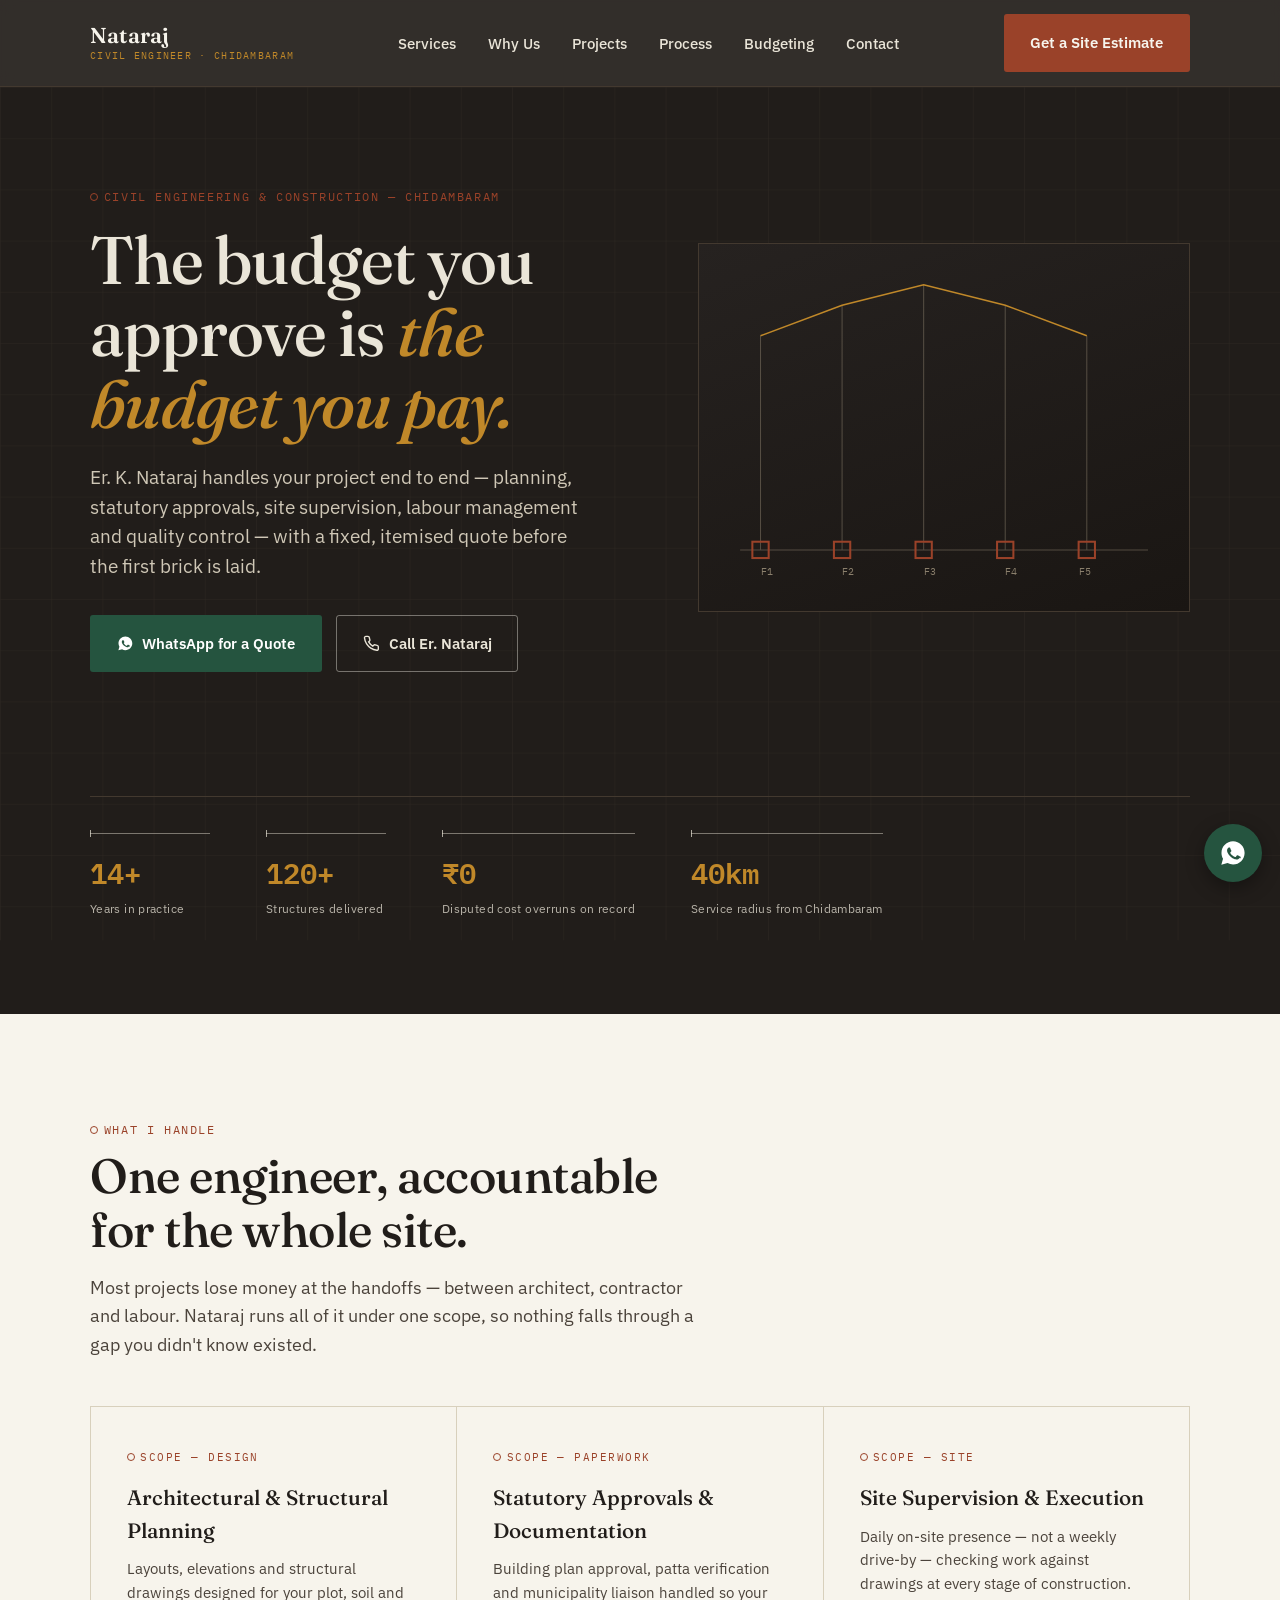
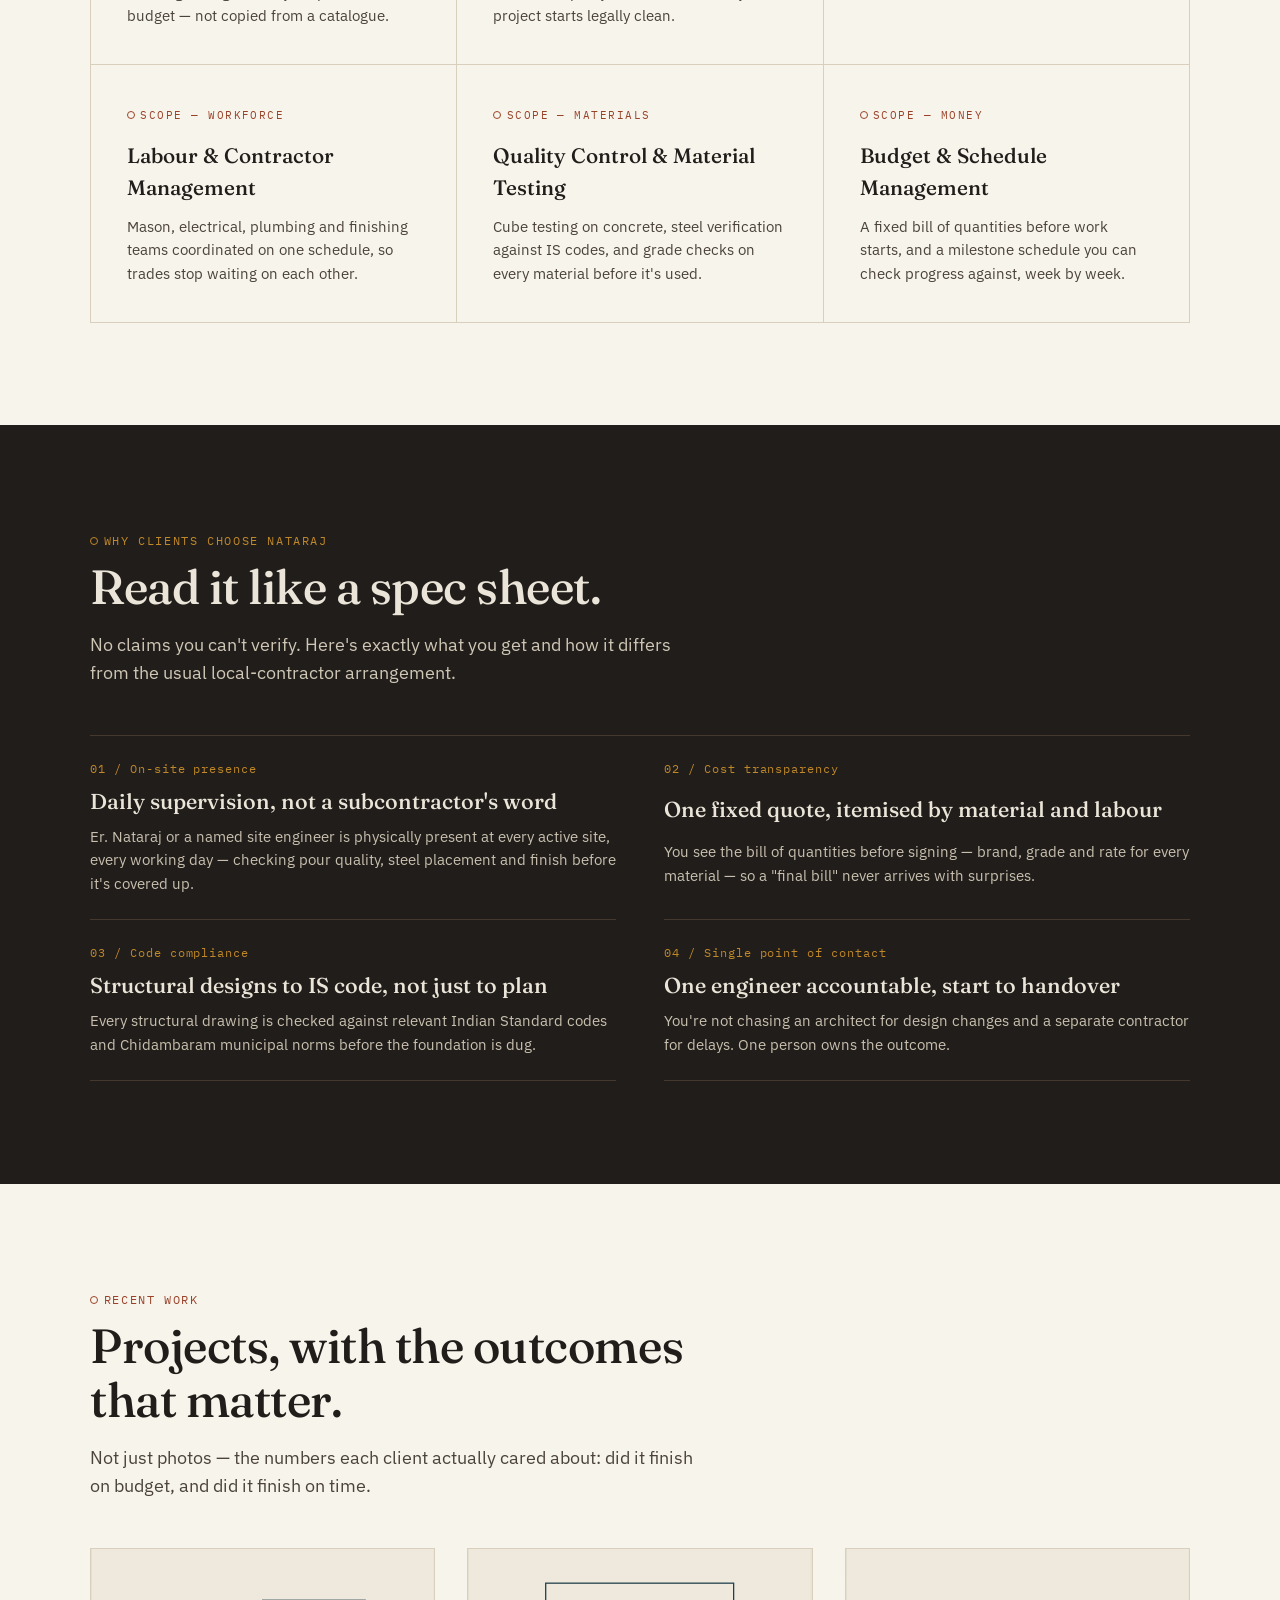
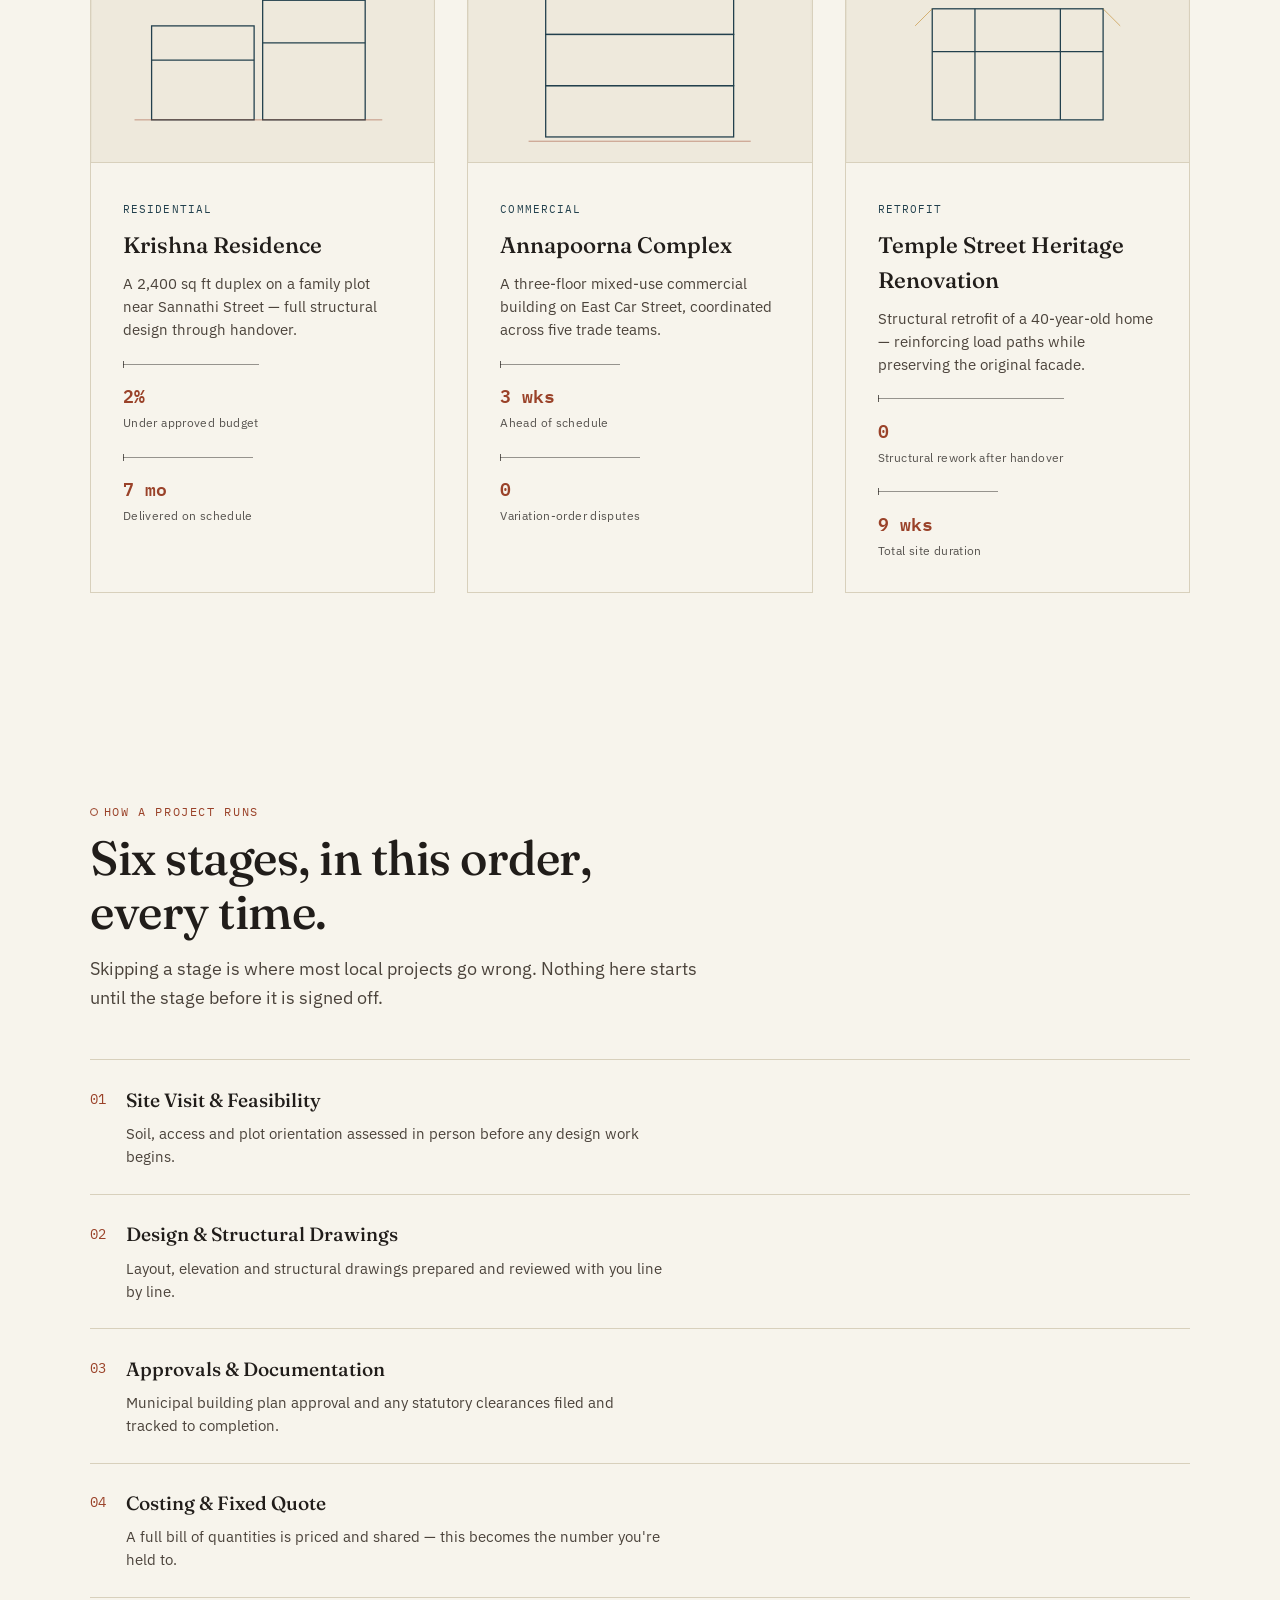
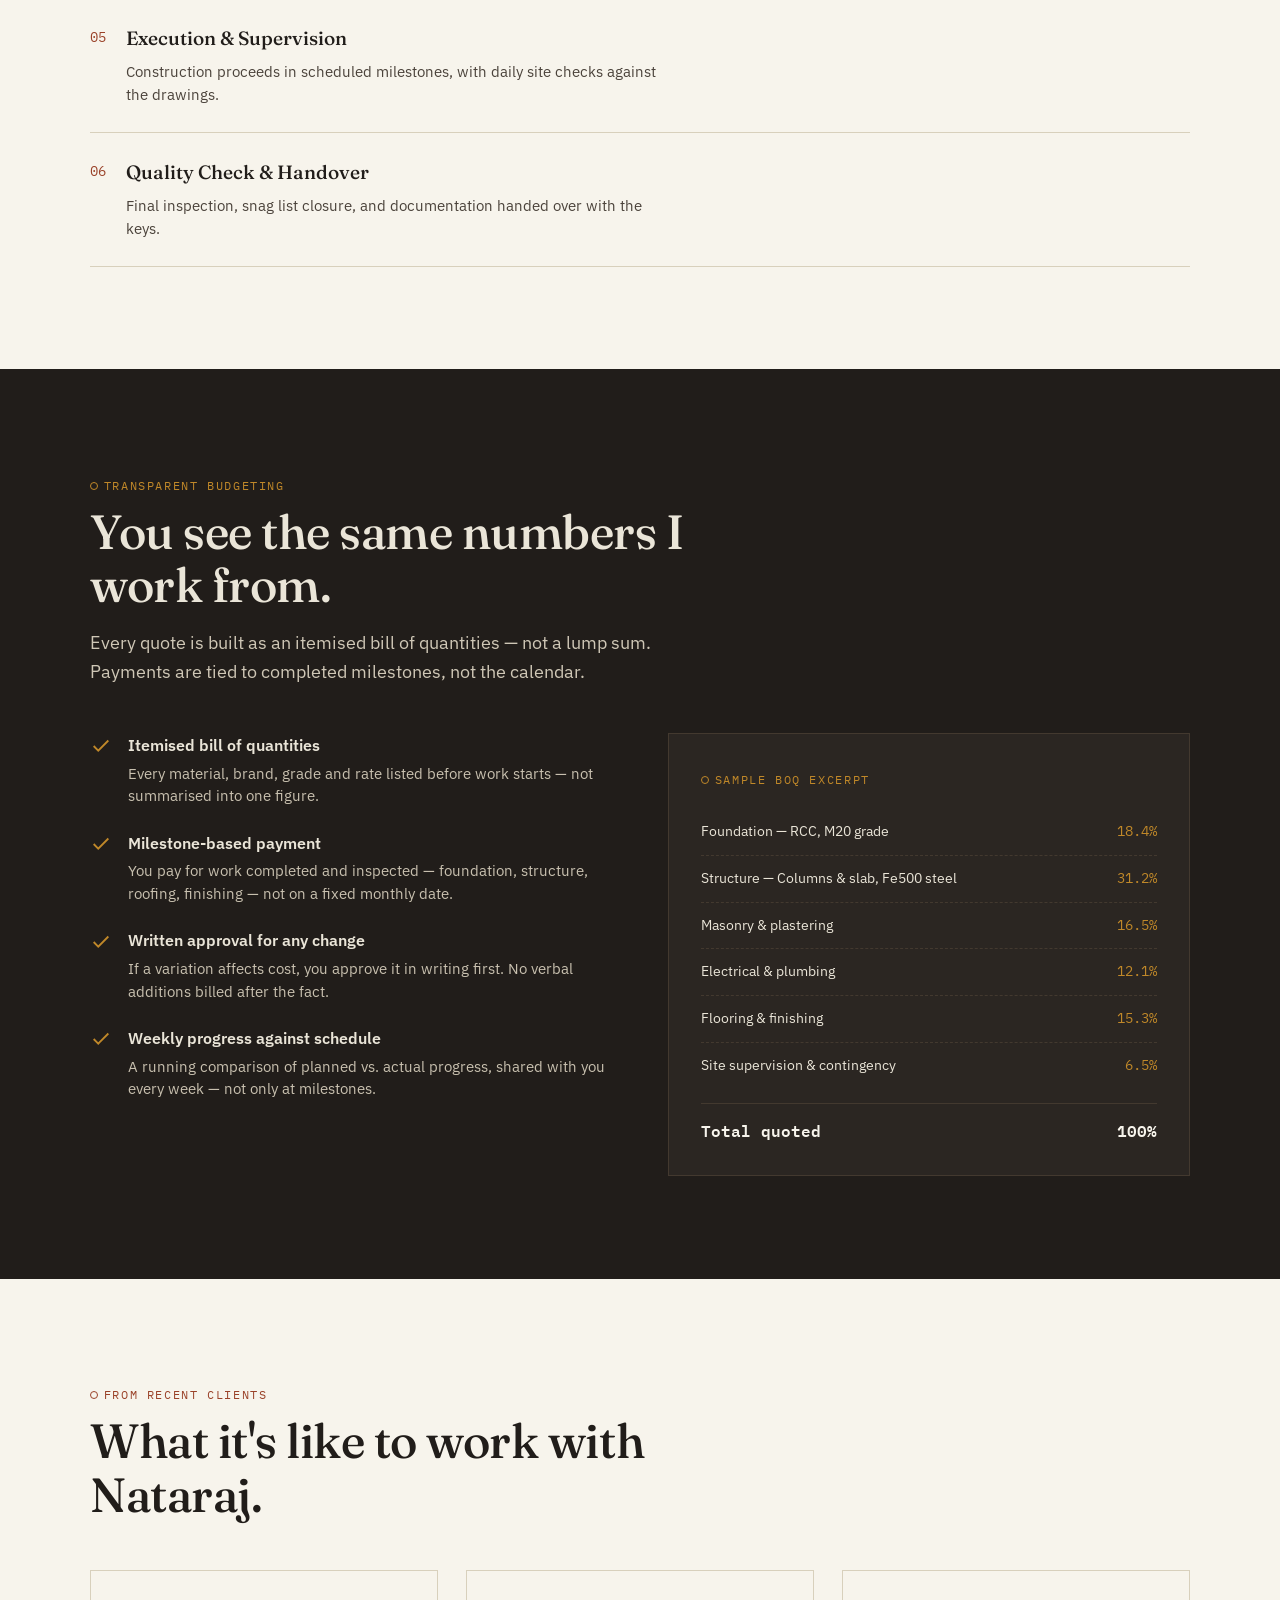
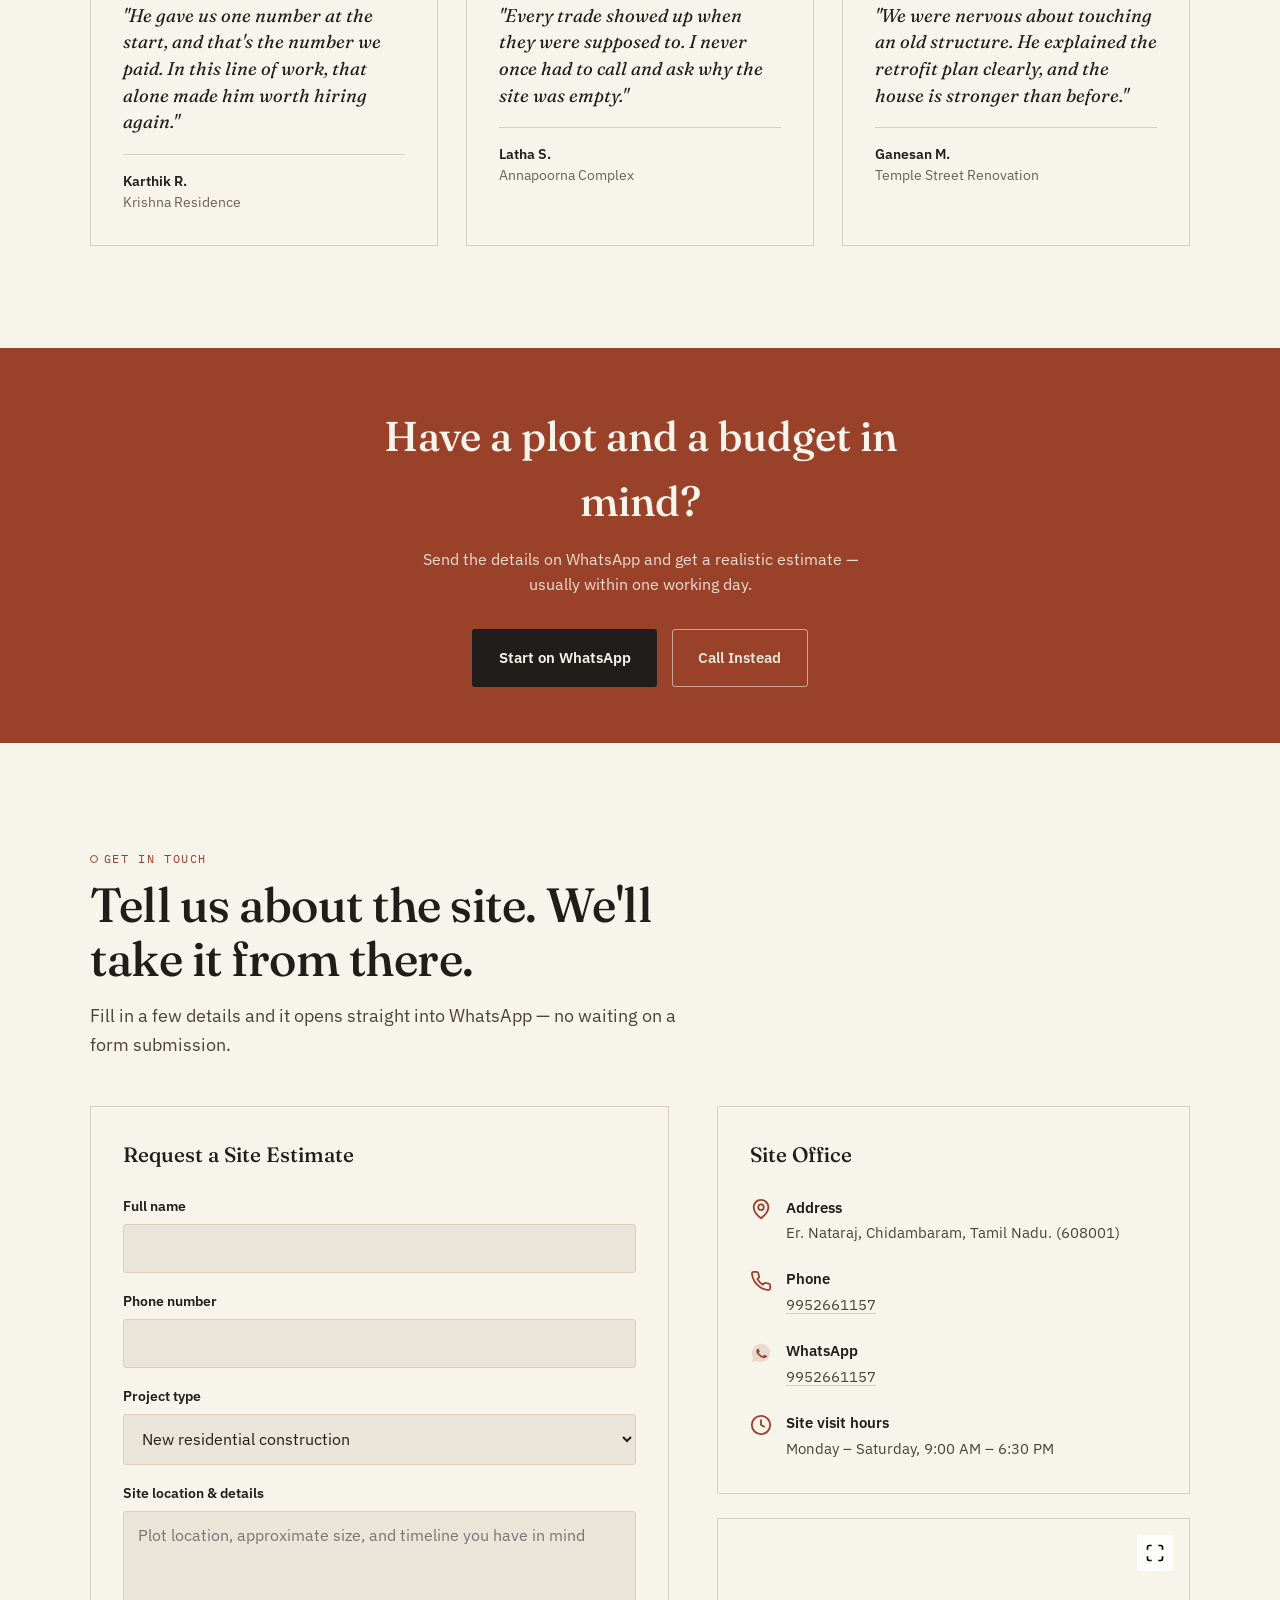
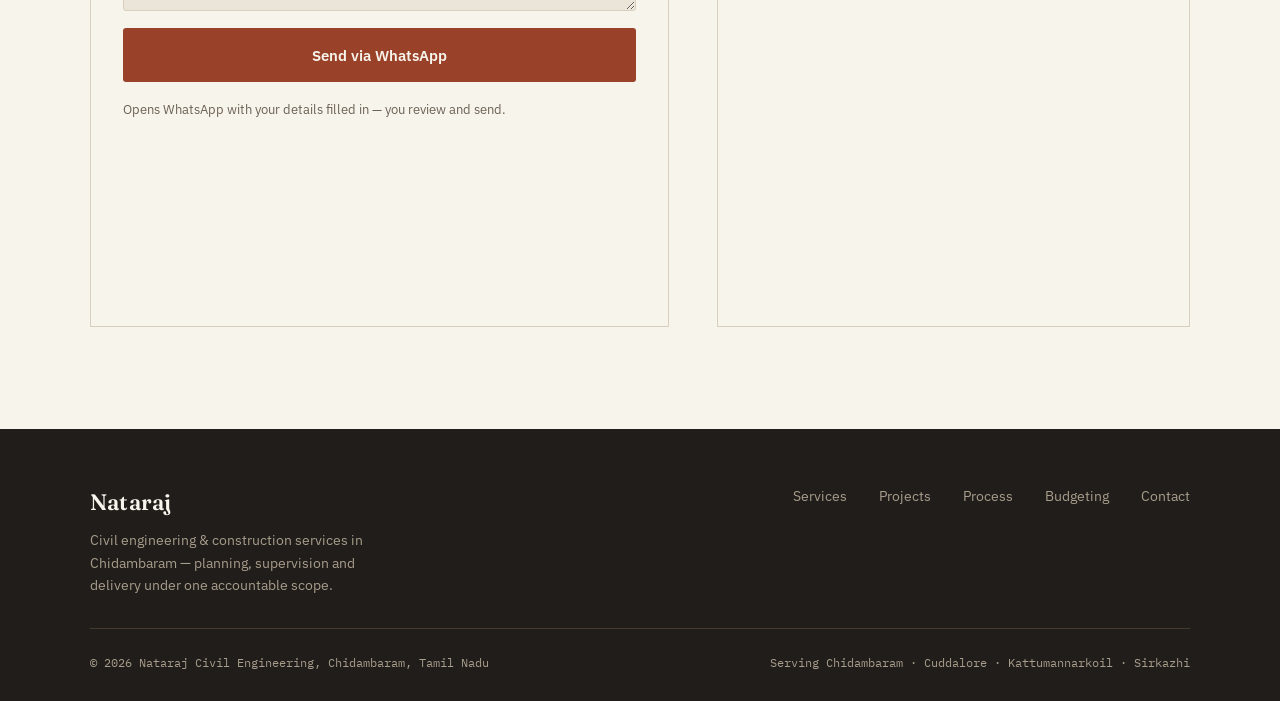
<file: index.html>
<!DOCTYPE html>
<html lang="en">
<head>
<meta charset="UTF-8">
<meta name="viewport" content="width=device-width, initial-scale=1.0">
<title>Civil Engineer in Chidambaram | Nataraj — Construction, Planning &amp; Site Supervision</title>
<meta name="description" content="Er. K. Nataraj is a civil engineer in Chidambaram handling end-to-end construction: planning, statutory approvals, site supervision, labour management, quality control and on-budget delivery. Serving Chidambaram, Cuddalore, Kattumannarkoil and Sirkazhi.">
<meta name="keywords" content="civil engineer Chidambaram, construction contractor Chidambaram, building contractor Cuddalore district, site supervision Chidambaram, house construction Chidambaram">
<meta name="robots" content="index, follow">
<link rel="canonical" href="https://www.Natarajcivil.in/">

<!-- Open Graph -->
<meta property="og:type" content="website">
<meta property="og:title" content="Nataraj — Civil Engineer, Chidambaram">
<meta property="og:description" content="End-to-end construction in Chidambaram: planning, supervision, quality control, delivered on budget and on time.">
<meta property="og:locale" content="en_IN">
<meta property="og:url" content="https://www.Natarajcivil.in/">

<!-- Preconnect for fonts -->
<link rel="preconnect" href="https://fonts.googleapis.com">
<link rel="preconnect" href="https://fonts.gstatic.com" crossorigin>
<link href="https://fonts.googleapis.com/css2?family=Fraunces:ital,opsz,wght@0,9..144,400;0,9..144,500;0,9..144,600;1,9..144,500&family=IBM+Plex+Sans:wght@400;500;600;700&family=IBM+Plex+Mono:wght@400;500;600&display=swap" rel="stylesheet">

<!-- Local Business Structured Data -->
<script type="application/ld+json">
{
  "@context": "https://schema.org",
  "@type": "GeneralContractor",
  "name": "Nataraj Civil Engineering",
  "alternateName": "Er. Nataraj, Civil Engineer",
  "description": "End-to-end civil engineering and construction services in Chidambaram: planning, statutory approvals, site supervision, labour management, quality control and budget-accountable delivery.",
  "telephone": "+91-98765-43210",
  "priceRange": "₹₹",
  "address": {
    "@type": "PostalAddress",
    "streetAddress": "24, East Car Street",
    "addressLocality": "Chidambaram",
    "addressRegion": "Tamil Nadu",
    "postalCode": "608001",
    "addressCountry": "IN"
  },
  "geo": {
    "@type": "GeoCoordinates",
    "latitude": 11.3990,
    "longitude": 79.6954
  },
  "areaServed": [
    {"@type": "City", "name": "Chidambaram"},
    {"@type": "City", "name": "Cuddalore"},
    {"@type": "City", "name": "Kattumannarkoil"},
    {"@type": "City", "name": "Sirkazhi"},
    {"@type": "City", "name": "Bhuvanagiri"}
  ],
  "openingHoursSpecification": [{
    "@type": "OpeningHoursSpecification",
    "dayOfWeek": ["Monday","Tuesday","Wednesday","Thursday","Friday","Saturday"],
    "opens": "09:00",
    "closes": "18:30"
  }],
  "sameAs": []
}
</script>

<link rel="stylesheet" href="styles.css">
</head>
<body>

<a href="#main" class="visually-hidden">Skip to main content</a>

<!-- ============ HEADER ============ -->
<header class="site-header">
  <div class="container">
    <a href="#top" class="brand">
      <span class="brand-mark">Nataraj</span>
      <span class="brand-sub">Civil Engineer · Chidambaram</span>
    </a>

    <nav class="nav-desktop" aria-label="Primary">
      <ul>
        <li><a href="#services">Services</a></li>
        <li><a href="#why">Why Us</a></li>
        <li><a href="#projects">Projects</a></li>
        <li><a href="#process">Process</a></li>
        <li><a href="#budgeting">Budgeting</a></li>
        <li><a href="#contact">Contact</a></li>
      </ul>
    </nav>

    <a class="btn btn-primary header-cta" href="https://wa.me/919952661157?text=Hello%2C%20I%27d%20like%20a%20site%20estimate.">
      Get a Site Estimate
    </a>

    <button class="nav-toggle" aria-expanded="false" aria-controls="mobile-nav" id="navToggle">
      <svg id="navIconOpen" viewBox="0 0 24 24" fill="none" stroke="currentColor" stroke-width="2"><path d="M4 7h16M4 12h16M4 17h16"/></svg>
      <svg id="navIconClose" viewBox="0 0 24 24" fill="none" stroke="currentColor" stroke-width="2" style="display:none"><path d="M6 6l12 12M18 6L6 18"/></svg>
      <span class="visually-hidden">Menu</span>
    </button>
  </div>

  <nav class="mobile-nav" id="mobile-nav" aria-label="Mobile">
    <a href="#services">Services</a>
    <a href="#why">Why Us</a>
    <a href="#projects">Projects</a>
    <a href="#process">Process</a>
    <a href="#budgeting">Budgeting</a>
    <a href="#contact">Contact</a>
    <a class="btn btn-primary" href="https://wa.me/919952661157?text=Hello%2C%20I%27d%20like%20a%20site%20estimate.">Get a Site Estimate</a>
  </nav>
</header>

<main id="main">

  <!-- ============ HERO ============ -->
  <section class="hero" id="top">
    <svg class="hero-grid-bg" viewBox="0 0 1200 800" preserveAspectRatio="none" aria-hidden="true">
      <defs>
        <pattern id="grid" width="48" height="48" patternUnits="userSpaceOnUse">
          <path d="M48 0H0V48" fill="none" stroke="#3a332c" stroke-width="1"/>
        </pattern>
      </defs>
      <rect width="1200" height="800" fill="url(#grid)"/>
    </svg>

    <div class="container">
      <div class="hero-copy">
        <span class="eyebrow">Civil Engineering &amp; Construction — Chidambaram</span>
        <h1>The budget you approve is <em>the budget you pay.</em></h1>
        <p class="hero-sub">Er. K. Nataraj handles your project end to end — planning, statutory approvals, site supervision, labour management and quality control — with a fixed, itemised quote before the first brick is laid.</p>
        <div class="hero-actions">
          <a class="btn btn-wa" href="https://wa.me/919952661157?text=Hello%2C%20I%27d%20like%20a%20site%20estimate." target="_blank" rel="noopener">
            <svg viewBox="0 0 24 24" fill="currentColor" aria-hidden="true"><path d="M12.04 2C6.58 2 2.13 6.45 2.13 11.91c0 1.75.46 3.46 1.32 4.96L2 22l5.28-1.39a9.9 9.9 0 0 0 4.76 1.21h.01c5.46 0 9.9-4.45 9.9-9.91C21.95 6.45 17.5 2 12.04 2Zm5.8 14.14c-.24.68-1.4 1.33-1.93 1.4-.5.07-1.06.1-1.7-.11-.4-.13-.9-.29-1.55-.57-2.73-1.18-4.5-3.92-4.64-4.1-.14-.19-1.1-1.47-1.1-2.8 0-1.33.7-1.98.95-2.25.24-.27.53-.34.7-.34.18 0 .35 0 .5.01.16.01.38-.06.6.45.24.56.8 1.94.87 2.08.07.14.12.3.02.49-.1.19-.15.3-.29.46-.15.16-.31.36-.44.48-.15.14-.3.3-.13.6.17.3.75 1.24 1.62 2.01 1.12 1 2.06 1.31 2.36 1.46.3.15.48.13.65-.08.18-.21.76-.89.96-1.2.2-.3.4-.25.68-.15.27.1 1.73.82 2.03.97.3.15.5.22.57.35.07.13.07.75-.17 1.43Z"/></svg>
            WhatsApp for a Quote
          </a>
          <a class="btn btn-ghost-light" href="tel:+919952661157">
            <svg viewBox="0 0 24 24" fill="none" stroke="currentColor" stroke-width="2"><path d="M22 16.92v3a2 2 0 0 1-2.18 2 19.79 19.79 0 0 1-8.63-3.07 19.5 19.5 0 0 1-6-6 19.79 19.79 0 0 1-3.07-8.67A2 2 0 0 1 4.11 2h3a2 2 0 0 1 2 1.72c.127.96.361 1.903.7 2.81a2 2 0 0 1-.45 2.11L8.09 9.91a16 16 0 0 0 6 6l1.27-1.27a2 2 0 0 1 2.11-.45c.907.339 1.85.573 2.81.7A2 2 0 0 1 22 16.92Z"/></svg>
            Call Er. Nataraj
          </a>
        </div>
      </div>

      <div class="hero-visual" role="img" aria-label="Line illustration of a building elevation drawing with structural columns and a foundation grid">
        <svg viewBox="0 0 480 360" width="100%" height="100%" aria-hidden="true">
          <rect x="0" y="0" width="480" height="360" fill="none"/>
          <g stroke="#8a7f6c" stroke-width="1" opacity="0.5">
            <line x1="40" y1="300" x2="440" y2="300"/>
            <line x1="60" y1="300" x2="60" y2="90"/>
            <line x1="140" y1="300" x2="140" y2="60"/>
            <line x1="220" y1="300" x2="220" y2="40"/>
            <line x1="300" y1="300" x2="300" y2="60"/>
            <line x1="380" y1="300" x2="380" y2="90"/>
          </g>
          <g stroke="#C08829" stroke-width="1.5" fill="none">
            <polyline points="60,90 140,60 220,40 300,60 380,90"/>
          </g>
          <g stroke="#9A4229" stroke-width="2" fill="none">
            <rect x="52" y="292" width="16" height="16"/>
            <rect x="132" y="292" width="16" height="16"/>
            <rect x="212" y="292" width="16" height="16"/>
            <rect x="292" y="292" width="16" height="16"/>
            <rect x="372" y="292" width="16" height="16"/>
          </g>
          <text x="60" y="325" fill="#8a7f6c" font-family="IBM Plex Mono, monospace" font-size="10">F1</text>
          <text x="140" y="325" fill="#8a7f6c" font-family="IBM Plex Mono, monospace" font-size="10">F2</text>
          <text x="220" y="325" fill="#8a7f6c" font-family="IBM Plex Mono, monospace" font-size="10">F3</text>
          <text x="300" y="325" fill="#8a7f6c" font-family="IBM Plex Mono, monospace" font-size="10">F4</text>
          <text x="372" y="325" fill="#8a7f6c" font-family="IBM Plex Mono, monospace" font-size="10">F5</text>
        </svg>
      </div>

      <div class="hero-dims">
        <div class="dim-strip">
          <div class="dim">
            <span class="dim-value">14+</span>
            <span class="dim-label">Years in practice</span>
          </div>
          <div class="dim">
            <span class="dim-value">120+</span>
            <span class="dim-label">Structures delivered</span>
          </div>
          <div class="dim">
            <span class="dim-value">₹0</span>
            <span class="dim-label">Disputed cost overruns on record</span>
          </div>
          <div class="dim">
            <span class="dim-value">40km</span>
            <span class="dim-label">Service radius from Chidambaram</span>
          </div>
        </div>
      </div>
    </div>
  </section>

  <!-- ============ SERVICES ============ -->
  <section id="services">
    <div class="container">
      <span class="eyebrow">What I handle</span>
      <h2 class="section-title">One engineer, accountable for the whole site.</h2>
      <p class="section-lead">Most projects lose money at the handoffs — between architect, contractor and labour. Nataraj runs all of it under one scope, so nothing falls through a gap you didn't know existed.</p>

      <div class="services-grid reveal">
        <article class="service-card">
          <span class="eyebrow">Scope — Design</span>
          <h3>Architectural &amp; Structural Planning</h3>
          <p>Layouts, elevations and structural drawings designed for your plot, soil and budget — not copied from a catalogue.</p>
        </article>
        <article class="service-card">
          <span class="eyebrow">Scope — Paperwork</span>
          <h3>Statutory Approvals &amp; Documentation</h3>
          <p>Building plan approval, patta verification and municipality liaison handled so your project starts legally clean.</p>
        </article>
        <article class="service-card">
          <span class="eyebrow">Scope — Site</span>
          <h3>Site Supervision &amp; Execution</h3>
          <p>Daily on-site presence — not a weekly drive-by — checking work against drawings at every stage of construction.</p>
        </article>
        <article class="service-card">
          <span class="eyebrow">Scope — Workforce</span>
          <h3>Labour &amp; Contractor Management</h3>
          <p>Mason, electrical, plumbing and finishing teams coordinated on one schedule, so trades stop waiting on each other.</p>
        </article>
        <article class="service-card">
          <span class="eyebrow">Scope — Materials</span>
          <h3>Quality Control &amp; Material Testing</h3>
          <p>Cube testing on concrete, steel verification against IS codes, and grade checks on every material before it's used.</p>
        </article>
        <article class="service-card">
          <span class="eyebrow">Scope — Money</span>
          <h3>Budget &amp; Schedule Management</h3>
          <p>A fixed bill of quantities before work starts, and a milestone schedule you can check progress against, week by week.</p>
        </article>
      </div>
    </div>
  </section>

  <!-- ============ WHY CHOOSE US ============ -->
  <section id="why" class="on-dark">
    <div class="container">
      <span class="eyebrow">Why clients choose Nataraj</span>
      <h2 class="section-title">Read it like a spec sheet.</h2>
      <p class="section-lead">No claims you can't verify. Here's exactly what you get and how it differs from the usual local-contractor arrangement.</p>

      <div class="spec-sheet reveal">
        <div class="spec-row">
          <span class="spec-index">01 / On-site presence</span>
          <h3>Daily supervision, not a subcontractor's word</h3>
          <p>Er. Nataraj or a named site engineer is physically present at every active site, every working day — checking pour quality, steel placement and finish before it's covered up.</p>
        </div>
        <div class="spec-row">
          <span class="spec-index">02 / Cost transparency</span>
          <h3>One fixed quote, itemised by material and labour</h3>
          <p>You see the bill of quantities before signing — brand, grade and rate for every material — so a "final bill" never arrives with surprises.</p>
        </div>
        <div class="spec-row">
          <span class="spec-index">03 / Code compliance</span>
          <h3>Structural designs to IS code, not just to plan</h3>
          <p>Every structural drawing is checked against relevant Indian Standard codes and Chidambaram municipal norms before the foundation is dug.</p>
        </div>
        <div class="spec-row">
          <span class="spec-index">04 / Single point of contact</span>
          <h3>One engineer accountable, start to handover</h3>
          <p>You're not chasing an architect for design changes and a separate contractor for delays. One person owns the outcome.</p>
        </div>
      </div>
    </div>
  </section>

  <!-- ============ FEATURED PROJECTS ============ -->
  <section id="projects">
    <div class="container">
      <span class="eyebrow">Recent work</span>
      <h2 class="section-title">Projects, with the outcomes that matter.</h2>
      <p class="section-lead">Not just photos — the numbers each client actually cared about: did it finish on budget, and did it finish on time.</p>

      <div class="projects-grid reveal">

        <article class="project-card">
          <div class="project-visual">
            <svg viewBox="0 0 400 250" width="100%" height="100%" aria-hidden="true">
              <rect width="400" height="250" fill="#eee9dc"/>
              <g stroke="#22404D" stroke-width="1.5" fill="none">
                <rect x="70" y="90" width="120" height="110"/>
                <rect x="200" y="60" width="120" height="140"/>
                <line x1="70" y1="130" x2="190" y2="130"/>
                <line x1="200" y1="110" x2="320" y2="110"/>
              </g>
              <g stroke="#9A4229" stroke-width="1" opacity="0.6">
                <line x1="50" y1="200" x2="340" y2="200"/>
              </g>
            </svg>
          </div>
          <div class="project-body">
            <span class="project-tag">Residential</span>
            <h3>Krishna Residence</h3>
            <p class="desc">A 2,400 sq ft duplex on a family plot near Sannathi Street — full structural design through handover.</p>
            <div class="project-outcomes">
              <div class="dim"><span class="dim-value">2%</span><span class="dim-label">Under approved budget</span></div>
              <div class="dim"><span class="dim-value">7 mo</span><span class="dim-label">Delivered on schedule</span></div>
            </div>
          </div>
        </article>

        <article class="project-card">
          <div class="project-visual">
            <svg viewBox="0 0 400 250" width="100%" height="100%" aria-hidden="true">
              <rect width="400" height="250" fill="#eee9dc"/>
              <g stroke="#22404D" stroke-width="1.5" fill="none">
                <rect x="90" y="40" width="220" height="60"/>
                <rect x="90" y="100" width="220" height="60"/>
                <rect x="90" y="160" width="220" height="60"/>
              </g>
              <g stroke="#9A4229" stroke-width="1" opacity="0.6">
                <line x1="70" y1="225" x2="330" y2="225"/>
              </g>
            </svg>
          </div>
          <div class="project-body">
            <span class="project-tag">Commercial</span>
            <h3>Annapoorna Complex</h3>
            <p class="desc">A three-floor mixed-use commercial building on East Car Street, coordinated across five trade teams.</p>
            <div class="project-outcomes">
              <div class="dim"><span class="dim-value">3 wks</span><span class="dim-label">Ahead of schedule</span></div>
              <div class="dim"><span class="dim-value">0</span><span class="dim-label">Variation-order disputes</span></div>
            </div>
          </div>
        </article>

        <article class="project-card">
          <div class="project-visual">
            <svg viewBox="0 0 400 250" width="100%" height="100%" aria-hidden="true">
              <rect width="400" height="250" fill="#eee9dc"/>
              <g stroke="#22404D" stroke-width="1.5" fill="none">
                <rect x="100" y="70" width="200" height="130"/>
                <line x1="100" y1="120" x2="300" y2="120"/>
                <line x1="150" y1="70" x2="150" y2="200"/>
                <line x1="250" y1="70" x2="250" y2="200"/>
              </g>
              <g stroke="#C08829" stroke-width="1" opacity="0.7">
                <line x1="100" y1="70" x2="80" y2="90"/>
                <line x1="300" y1="70" x2="320" y2="90"/>
              </g>
            </svg>
          </div>
          <div class="project-body">
            <span class="project-tag">Retrofit</span>
            <h3>Temple Street Heritage Renovation</h3>
            <p class="desc">Structural retrofit of a 40-year-old home — reinforcing load paths while preserving the original facade.</p>
            <div class="project-outcomes">
              <div class="dim"><span class="dim-value">0</span><span class="dim-label">Structural rework after handover</span></div>
              <div class="dim"><span class="dim-value">9 wks</span><span class="dim-label">Total site duration</span></div>
            </div>
          </div>
        </article>

      </div>
    </div>
  </section>

  <!-- ============ PROCESS ============ -->
  <section id="process">
    <div class="container">
      <span class="eyebrow">How a project runs</span>
      <h2 class="section-title">Six stages, in this order, every time.</h2>
      <p class="section-lead">Skipping a stage is where most local projects go wrong. Nothing here starts until the stage before it is signed off.</p>

      <div class="process-list reveal">
        <div class="process-item">
          <span class="process-num">01</span>
          <div><h3>Site Visit &amp; Feasibility</h3><p>Soil, access and plot orientation assessed in person before any design work begins.</p></div>
        </div>
        <div class="process-item">
          <span class="process-num">02</span>
          <div><h3>Design &amp; Structural Drawings</h3><p>Layout, elevation and structural drawings prepared and reviewed with you line by line.</p></div>
        </div>
        <div class="process-item">
          <span class="process-num">03</span>
          <div><h3>Approvals &amp; Documentation</h3><p>Municipal building plan approval and any statutory clearances filed and tracked to completion.</p></div>
        </div>
        <div class="process-item">
          <span class="process-num">04</span>
          <div><h3>Costing &amp; Fixed Quote</h3><p>A full bill of quantities is priced and shared — this becomes the number you're held to.</p></div>
        </div>
        <div class="process-item">
          <span class="process-num">05</span>
          <div><h3>Execution &amp; Supervision</h3><p>Construction proceeds in scheduled milestones, with daily site checks against the drawings.</p></div>
        </div>
        <div class="process-item">
          <span class="process-num">06</span>
          <div><h3>Quality Check &amp; Handover</h3><p>Final inspection, snag list closure, and documentation handed over with the keys.</p></div>
        </div>
      </div>
    </div>
  </section>

  <!-- ============ TRANSPARENT BUDGETING ============ -->
  <section id="budgeting" class="on-dark">
    <div class="container">
      <span class="eyebrow">Transparent budgeting</span>
      <h2 class="section-title">You see the same numbers I work from.</h2>
      <p class="section-lead">Every quote is built as an itemised bill of quantities — not a lump sum. Payments are tied to completed milestones, not the calendar.</p>

      <div class="ledger reveal">
        <div class="ledger-rules">
          <div class="ledger-rule">
            <svg viewBox="0 0 24 24" fill="none" stroke="currentColor" stroke-width="2"><path d="M20 6L9 17l-5-5"/></svg>
            <div>
              <h4>Itemised bill of quantities</h4>
              <p>Every material, brand, grade and rate listed before work starts — not summarised into one figure.</p>
            </div>
          </div>
          <div class="ledger-rule">
            <svg viewBox="0 0 24 24" fill="none" stroke="currentColor" stroke-width="2"><path d="M20 6L9 17l-5-5"/></svg>
            <div>
              <h4>Milestone-based payment</h4>
              <p>You pay for work completed and inspected — foundation, structure, roofing, finishing — not on a fixed monthly date.</p>
            </div>
          </div>
          <div class="ledger-rule">
            <svg viewBox="0 0 24 24" fill="none" stroke="currentColor" stroke-width="2"><path d="M20 6L9 17l-5-5"/></svg>
            <div>
              <h4>Written approval for any change</h4>
              <p>If a variation affects cost, you approve it in writing first. No verbal additions billed after the fact.</p>
            </div>
          </div>
          <div class="ledger-rule">
            <svg viewBox="0 0 24 24" fill="none" stroke="currentColor" stroke-width="2"><path d="M20 6L9 17l-5-5"/></svg>
            <div>
              <h4>Weekly progress against schedule</h4>
              <p>A running comparison of planned vs. actual progress, shared with you every week — not only at milestones.</p>
            </div>
          </div>
        </div>

        <div class="ledger-visual">
          <span class="eyebrow">Sample BOQ excerpt</span>
          <div class="boq-row"><span>Foundation — RCC, M20 grade</span><span>18.4%</span></div>
          <div class="boq-row"><span>Structure — Columns &amp; slab, Fe500 steel</span><span>31.2%</span></div>
          <div class="boq-row"><span>Masonry &amp; plastering</span><span>16.5%</span></div>
          <div class="boq-row"><span>Electrical &amp; plumbing</span><span>12.1%</span></div>
          <div class="boq-row"><span>Flooring &amp; finishing</span><span>15.3%</span></div>
          <div class="boq-row"><span>Site supervision &amp; contingency</span><span>6.5%</span></div>
          <div class="boq-total"><span>Total quoted</span><span>100%</span></div>
        </div>
      </div>
    </div>
  </section>

  <!-- ============ TESTIMONIALS ============ -->
  <section id="testimonials">
    <div class="container">
      <span class="eyebrow">From recent clients</span>
      <h2 class="section-title">What it's like to work with Nataraj.</h2>

      <div class="testi-grid reveal">
        <article class="testi-card">
          <p class="testi-quote">"He gave us one number at the start, and that's the number we paid. In this line of work, that alone made him worth hiring again."</p>
          <div class="testi-who"><span><strong>Karthik R.</strong><br>Krishna Residence</span></div>
        </article>
        <article class="testi-card">
          <p class="testi-quote">"Every trade showed up when they were supposed to. I never once had to call and ask why the site was empty."</p>
          <div class="testi-who"><span><strong>Latha S.</strong><br>Annapoorna Complex</span></div>
        </article>
        <article class="testi-card">
          <p class="testi-quote">"We were nervous about touching an old structure. He explained the retrofit plan clearly, and the house is stronger than before."</p>
          <div class="testi-who"><span><strong>Ganesan M.</strong><br>Temple Street Renovation</span></div>
        </article>
      </div>
    </div>
  </section>

  <!-- ============ CTA BAND ============ -->
  <section class="cta-band tight">
    <div class="container">
      <h2>Have a plot and a budget in mind?</h2>
      <p>Send the details on WhatsApp and get a realistic estimate — usually within one working day.</p>
      <div class="hero-actions">
        <a class="btn btn-primary" href="https://wa.me/919952661157?text=Hello%2C%20I%27d%20like%20a%20site%20estimate." target="_blank" rel="noopener">Start on WhatsApp</a>
        <a class="btn btn-ghost-light" href="tel:+919952661157">Call Instead</a>
      </div>
    </div>
  </section>

  <!-- ============ CONTACT ============ -->
  <section id="contact">
    <div class="container">
      <span class="eyebrow">Get in touch</span>
      <h2 class="section-title">Tell us about the site. We'll take it from there.</h2>
      <p class="section-lead">Fill in a few details and it opens straight into WhatsApp — no waiting on a form submission.</p>

      <div class="contact-grid reveal">

        <div class="contact-card">
          <h3 style="font-family:var(--display); font-weight:500; font-size:1.3rem;">Request a Site Estimate</h3>
          <form class="quote-form" id="quoteForm">
            <div class="field">
              <label for="name">Full name</label>
              <input type="text" id="name" name="name" required autocomplete="name">
            </div>
            <div class="field">
              <label for="phone">Phone number</label>
              <input type="tel" id="phone" name="phone" required autocomplete="tel" inputmode="tel">
            </div>
            <div class="field">
              <label for="type">Project type</label>
              <select id="type" name="type">
                <option>New residential construction</option>
                <option>Commercial construction</option>
                <option>Renovation / retrofit</option>
                <option>Structural consultation only</option>
                <option>Other</option>
              </select>
            </div>
            <div class="field">
              <label for="message">Site location &amp; details</label>
              <textarea id="message" name="message" placeholder="Plot location, approximate size, and timeline you have in mind"></textarea>
            </div>
            <button type="submit" class="btn btn-primary">Send via WhatsApp</button>
            <p class="form-note">Opens WhatsApp with your details filled in — you review and send.</p>
          </form>
        </div>

        <div>
          <div class="contact-card">
            <h3 style="font-family:var(--display); font-weight:500; font-size:1.3rem;">Site Office</h3>
            <div class="contact-info-list">
              <div class="contact-info-item">
                <svg viewBox="0 0 24 24" fill="none" stroke="currentColor" stroke-width="2"><path d="M20 10c0 6-8 12-8 12s-8-6-8-12a8 8 0 0 1 16 0Z"/><circle cx="12" cy="10" r="3"/></svg>
                <div>
                  <h4>Address</h4>
                  <address>Er. Nataraj, Chidambaram, Tamil Nadu. (608001)</address>
                </div>
              </div>
              <div class="contact-info-item">
                <svg viewBox="0 0 24 24" fill="none" stroke="currentColor" stroke-width="2"><path d="M22 16.92v3a2 2 0 0 1-2.18 2 19.79 19.79 0 0 1-8.63-3.07 19.5 19.5 0 0 1-6-6 19.79 19.79 0 0 1-3.07-8.67A2 2 0 0 1 4.11 2h3a2 2 0 0 1 2 1.72c.127.96.361 1.903.7 2.81a2 2 0 0 1-.45 2.11L8.09 9.91a16 16 0 0 0 6 6l1.27-1.27a2 2 0 0 1 2.11-.45c.907.339 1.85.573 2.81.7A2 2 0 0 1 22 16.92Z"/></svg>
                <div>
                  <h4>Phone</h4>
                  <p><a href="tel:+919952661157">9952661157</a></p>
                </div>
              </div>
              <div class="contact-info-item">
                <svg viewBox="0 0 24 24" fill="currentColor"><path d="M12.04 2C6.58 2 2.13 6.45 2.13 11.91c0 1.75.46 3.46 1.32 4.96L2 22l5.28-1.39a9.9 9.9 0 0 0 4.76 1.21h.01c5.46 0 9.9-4.45 9.9-9.91C21.95 6.45 17.5 2 12.04 2Z" opacity=".15"/><path d="M17.84 16.14c-.24.68-1.4 1.33-1.93 1.4-.5.07-1.06.1-1.7-.11-.4-.13-.9-.29-1.55-.57-2.73-1.18-4.5-3.92-4.64-4.1-.14-.19-1.1-1.47-1.1-2.8 0-1.33.7-1.98.95-2.25.24-.27.53-.34.7-.34.18 0 .35 0 .5.01.16.01.38-.06.6.45.24.56.8 1.94.87 2.08.07.14.12.3.02.49-.1.19-.15.3-.29.46-.15.16-.31.36-.44.48-.15.14-.3.3-.13.6.17.3.75 1.24 1.62 2.01 1.12 1 2.06 1.31 2.36 1.46.3.15.48.13.65-.08.18-.21.76-.89.96-1.2.2-.3.4-.25.68-.15.27.1 1.73.82 2.03.97.3.15.5.22.57.35.07.13.07.75-.17 1.43Z"/></svg>
                <div>
                  <h4>WhatsApp</h4>
                  <p><a href="https://wa.me/919952661157" target="_blank" rel="noopener">9952661157</a></p>
                </div>
              </div>
              <div class="contact-info-item">
                <svg viewBox="0 0 24 24" fill="none" stroke="currentColor" stroke-width="2"><circle cx="12" cy="12" r="10"/><path d="M12 6v6l4 2"/></svg>
                <div>
                  <h4>Site visit hours</h4>
                  <p>Monday – Saturday, 9:00 AM – 6:30 PM</p>
                </div>
              </div>
            </div>
          </div>

          <div class="map-wrap" style="margin-top:1.5rem; position:relative;">
            <iframe
              id="siteMap"
              src="https://www.google.com/maps?q=11.3927,79.6994&output=embed"
              title="Map showing Nataraj Office Location"
              loading="lazy"
              referrerpolicy="no-referrer-when-downgrade"
              style="width:100%; height:400px; border:none; border-radius:var(--radius);">
            </iframe>
            <button id="mapFullscreenBtn" style="position:absolute; top:1rem; right:1rem; background:rgba(255,255,255,0.9); border:none; padding:0.5rem; border-radius:var(--radius); cursor:pointer; display:flex; align-items:center; justify-content:center; z-index:10;" aria-label="Open map in fullscreen" title="Open map in fullscreen">
              <svg viewBox="0 0 24 24" fill="none" stroke="currentColor" stroke-width="2" width="20" height="20"><path d="M8 3H5a2 2 0 0 0-2 2v3m18 0V5a2 2 0 0 0-2-2h-3m0 18h3a2 2 0 0 0 2-2v-3M3 16v3a2 2 0 0 0 2 2h3"/></svg>
            </button>
          </div>
        </div>

      </div>
    </div>
  </section>

</main>

<!-- ============ FOOTER ============ -->
<footer>
  <div class="container">
    <div class="footer-top">
      <div class="footer-brand">
        <span class="brand-mark" style="color:var(--paper); font-family:var(--display); font-size:1.4rem;">Nataraj</span>
        <p style="margin-top:.6rem; max-width:38ch; font-size:.9rem;">Civil engineering &amp; construction services in Chidambaram — planning, supervision and delivery under one accountable scope.</p>
      </div>
      <nav class="footer-links" aria-label="Footer">
        <a href="#services">Services</a>
        <a href="#projects">Projects</a>
        <a href="#process">Process</a>
        <a href="#budgeting">Budgeting</a>
        <a href="#contact">Contact</a>
      </nav>
    </div>
    <div class="footer-bottom">
      <span>© <span id="year"></span> Nataraj Civil Engineering, Chidambaram, Tamil Nadu</span>
      <span>Serving Chidambaram · Cuddalore · Kattumannarkoil · Sirkazhi</span>
    </div>
  </div>
</footer>

<a class="wa-float" href="https://wa.me/919952661157?text=Hello%2C%20I%27d%20like%20a%20site%20estimate." target="_blank" rel="noopener" aria-label="Chat on WhatsApp">
  <svg viewBox="0 0 24 24" fill="currentColor" aria-hidden="true"><path d="M12.04 2C6.58 2 2.13 6.45 2.13 11.91c0 1.75.46 3.46 1.32 4.96L2 22l5.28-1.39a9.9 9.9 0 0 0 4.76 1.21h.01c5.46 0 9.9-4.45 9.9-9.91C21.95 6.45 17.5 2 12.04 2Zm5.8 14.14c-.24.68-1.4 1.33-1.93 1.4-.5.07-1.06.1-1.7-.11-.4-.13-.9-.29-1.55-.57-2.73-1.18-4.5-3.92-4.64-4.1-.14-.19-1.1-1.47-1.1-2.8 0-1.33.7-1.98.95-2.25.24-.27.53-.34.7-.34.18 0 .35 0 .5.01.16.01.38-.06.6.45.24.56.8 1.94.87 2.08.07.14.12.3.02.49-.1.19-.15.3-.29.46-.15.16-.31.36-.44.48-.15.14-.3.3-.13.6.17.3.75 1.24 1.62 2.01 1.12 1 2.06 1.31 2.36 1.46.3.15.48.13.65-.08.18-.21.76-.89.96-1.2.2-.3.4-.25.68-.15.27.1 1.73.82 2.03.97.3.15.5.22.57.35.07.13.07.75-.17 1.43Z"/></svg>
</a>

<script src="script.js" defer></script>

</body>
</html>
</file>
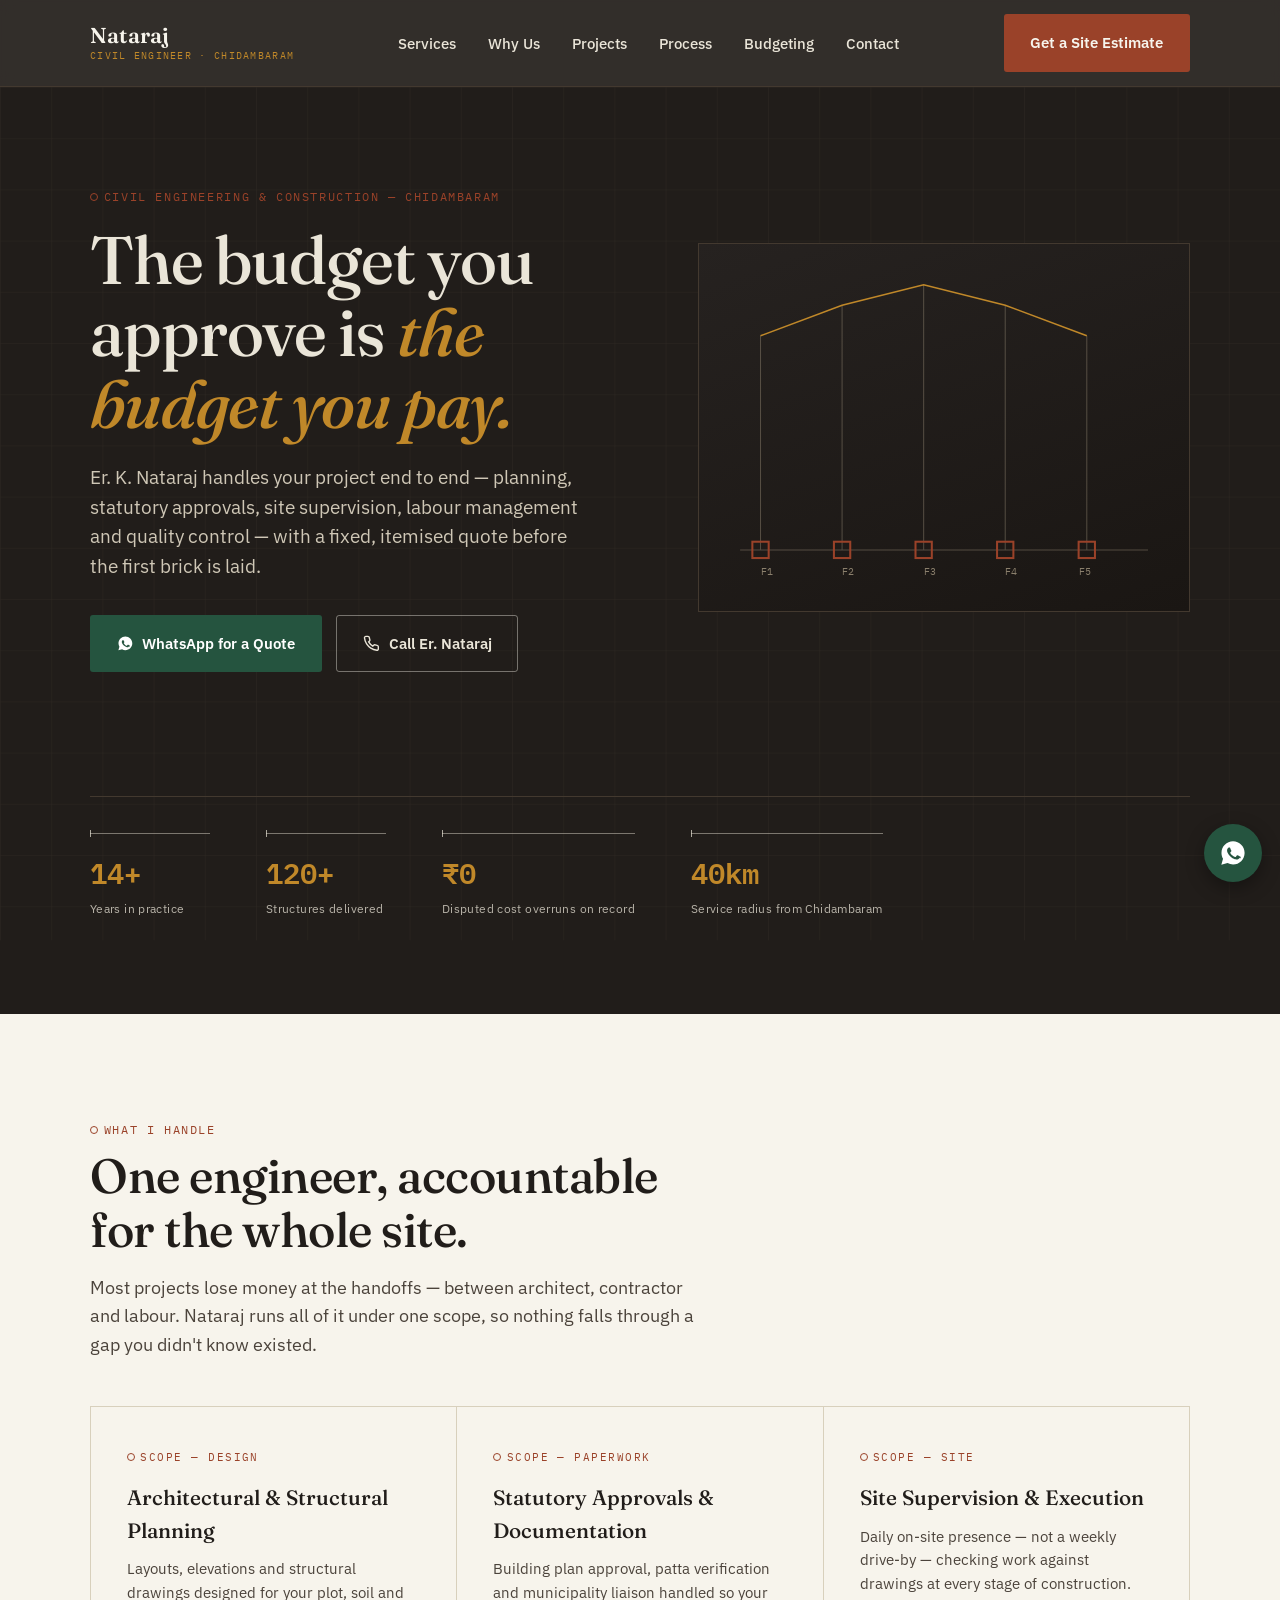
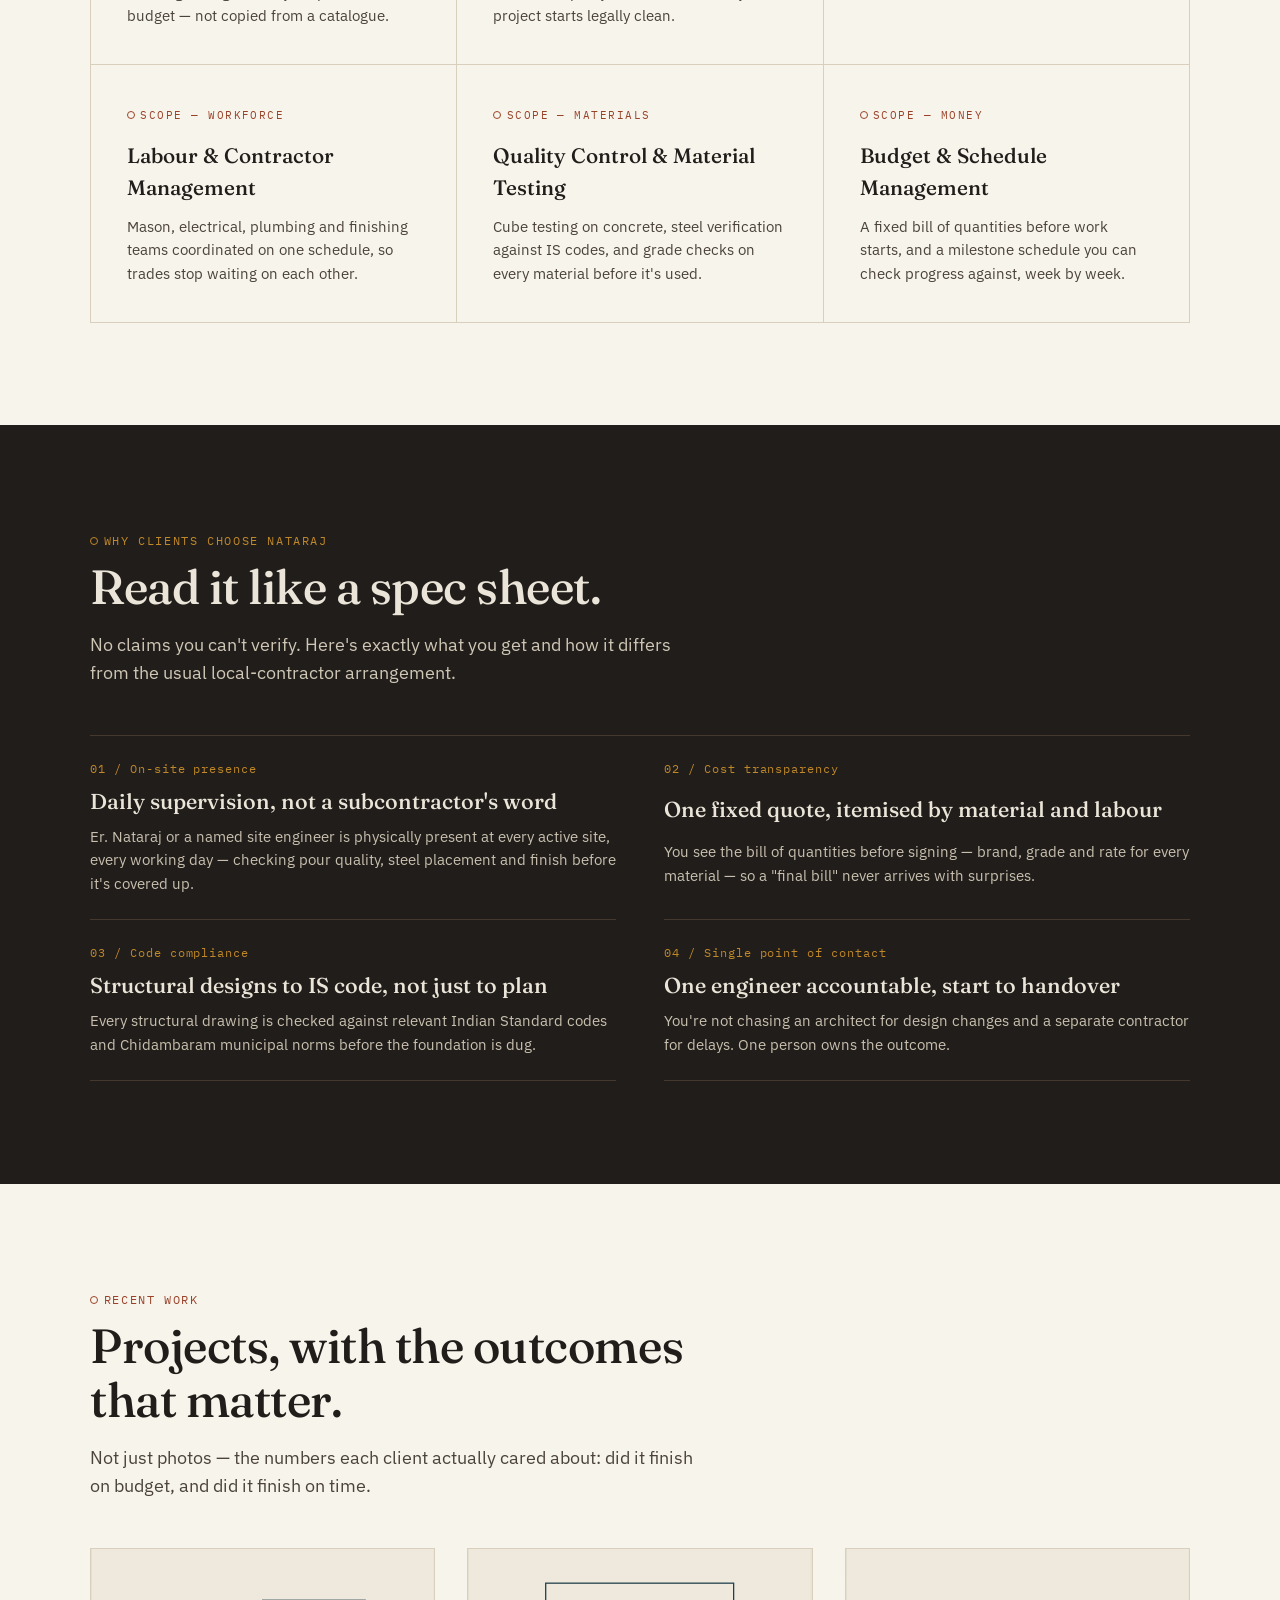
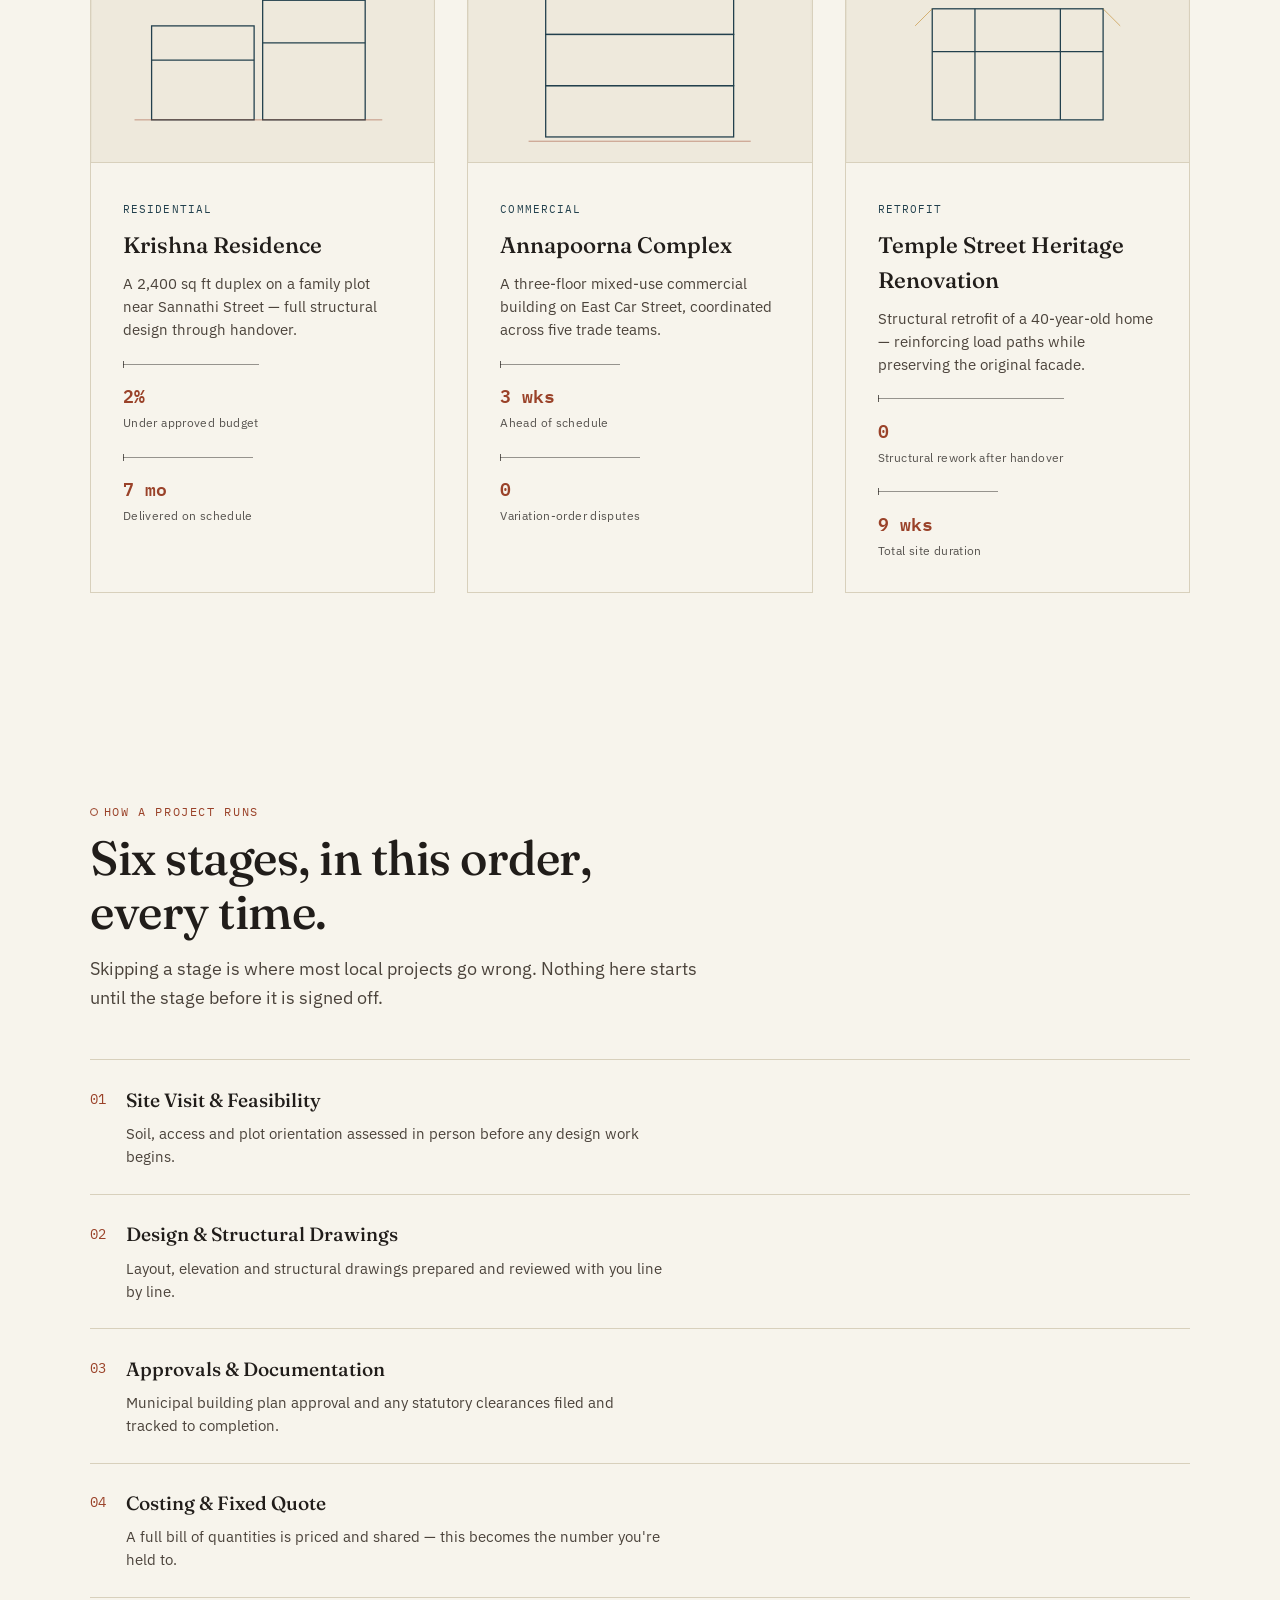
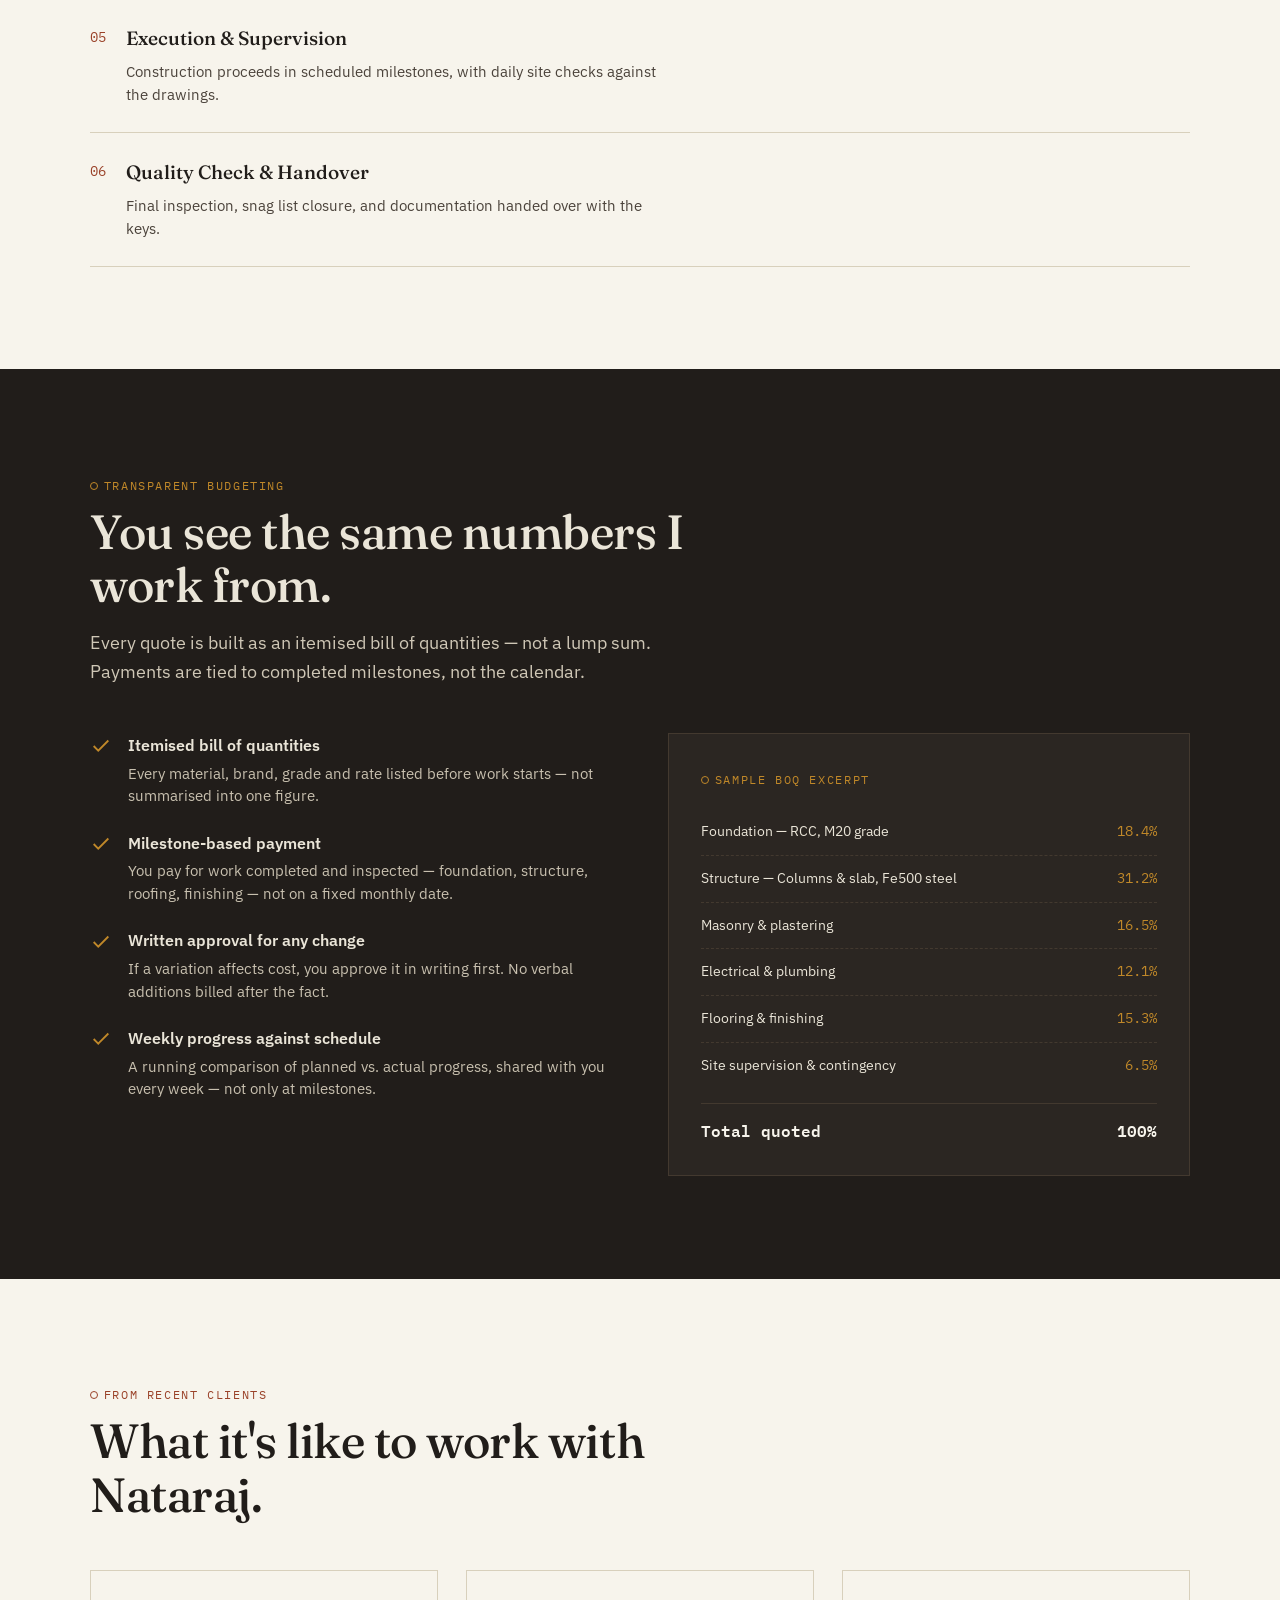
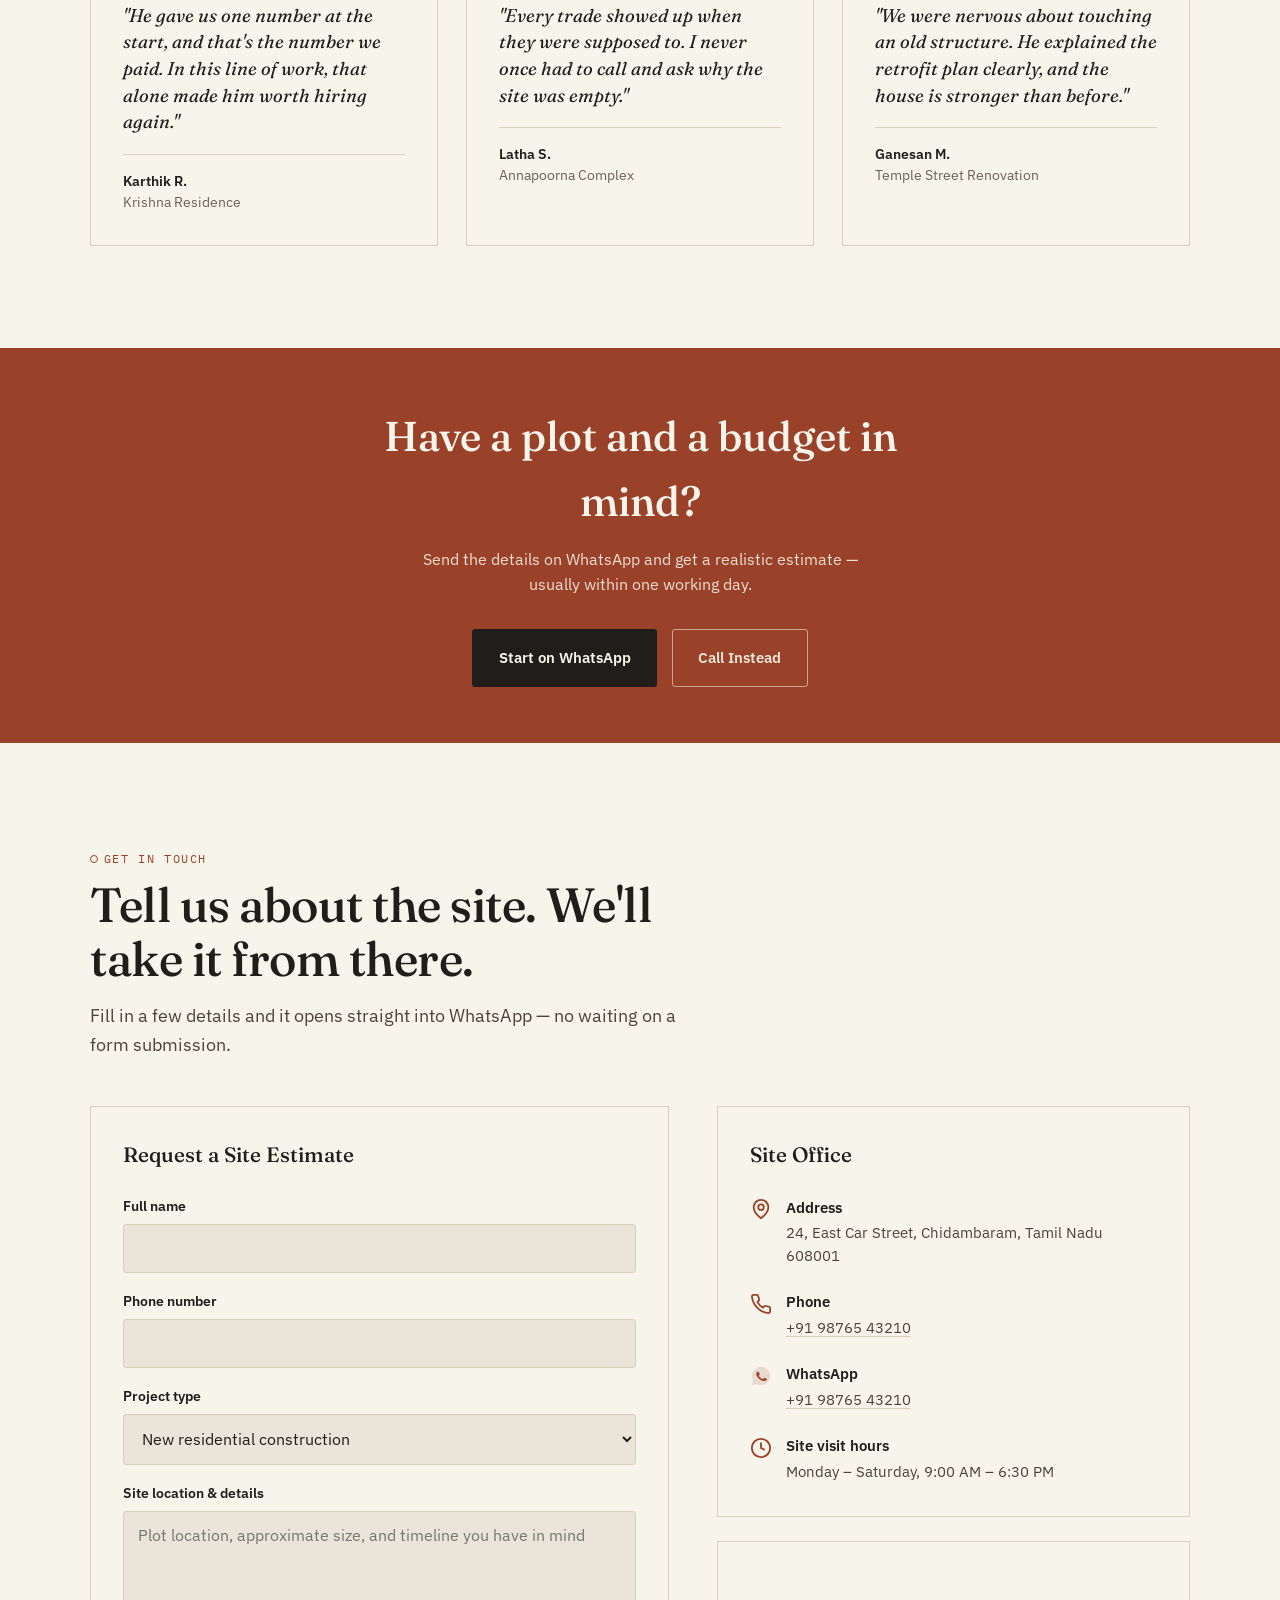
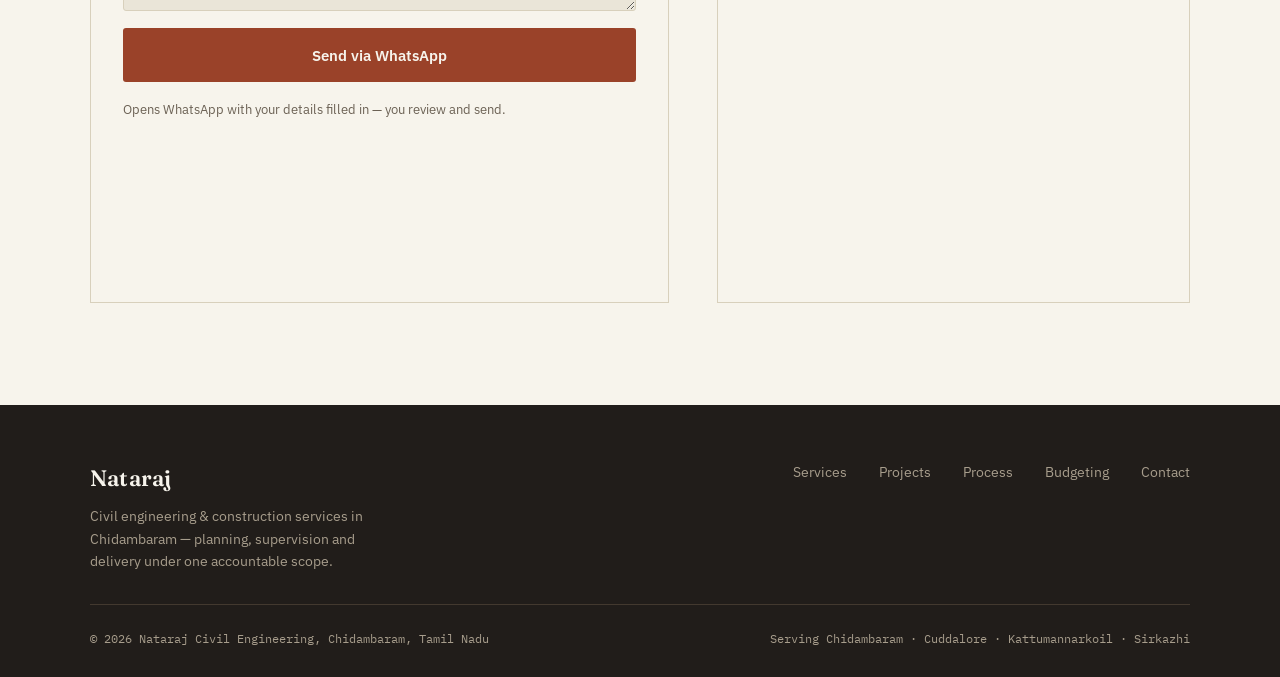
<file: main.html>
<!DOCTYPE html>
<html lang="en">
<head>
<meta charset="UTF-8">
<meta name="viewport" content="width=device-width, initial-scale=1.0">
<title>Civil Engineer in Chidambaram | Nataraj — Construction, Planning &amp; Site Supervision</title>
<meta name="description" content="Er. K. Nataraj is a civil engineer in Chidambaram handling end-to-end construction: planning, statutory approvals, site supervision, labour management, quality control and on-budget delivery. Serving Chidambaram, Cuddalore, Kattumannarkoil and Sirkazhi.">
<meta name="keywords" content="civil engineer Chidambaram, construction contractor Chidambaram, building contractor Cuddalore district, site supervision Chidambaram, house construction Chidambaram">
<meta name="robots" content="index, follow">
<link rel="canonical" href="https://www.Natarajcivil.in/">

<!-- Open Graph -->
<meta property="og:type" content="website">
<meta property="og:title" content="Nataraj — Civil Engineer, Chidambaram">
<meta property="og:description" content="End-to-end construction in Chidambaram: planning, supervision, quality control, delivered on budget and on time.">
<meta property="og:locale" content="en_IN">
<meta property="og:url" content="https://www.Natarajcivil.in/">

<!-- Preconnect for fonts -->
<link rel="preconnect" href="https://fonts.googleapis.com">
<link rel="preconnect" href="https://fonts.gstatic.com" crossorigin>
<link href="https://fonts.googleapis.com/css2?family=Fraunces:ital,opsz,wght@0,9..144,400;0,9..144,500;0,9..144,600;1,9..144,500&family=IBM+Plex+Sans:wght@400;500;600;700&family=IBM+Plex+Mono:wght@400;500;600&display=swap" rel="stylesheet">

<!-- Local Business Structured Data -->
<script type="application/ld+json">
{
  "@context": "https://schema.org",
  "@type": "GeneralContractor",
  "name": "Nataraj Civil Engineering",
  "alternateName": "Er. Nataraj, Civil Engineer",
  "description": "End-to-end civil engineering and construction services in Chidambaram: planning, statutory approvals, site supervision, labour management, quality control and budget-accountable delivery.",
  "telephone": "+91-98765-43210",
  "priceRange": "₹₹",
  "address": {
    "@type": "PostalAddress",
    "streetAddress": "24, East Car Street",
    "addressLocality": "Chidambaram",
    "addressRegion": "Tamil Nadu",
    "postalCode": "608001",
    "addressCountry": "IN"
  },
  "geo": {
    "@type": "GeoCoordinates",
    "latitude": 11.3990,
    "longitude": 79.6954
  },
  "areaServed": [
    {"@type": "City", "name": "Chidambaram"},
    {"@type": "City", "name": "Cuddalore"},
    {"@type": "City", "name": "Kattumannarkoil"},
    {"@type": "City", "name": "Sirkazhi"},
    {"@type": "City", "name": "Bhuvanagiri"}
  ],
  "openingHoursSpecification": [{
    "@type": "OpeningHoursSpecification",
    "dayOfWeek": ["Monday","Tuesday","Wednesday","Thursday","Friday","Saturday"],
    "opens": "09:00",
    "closes": "18:30"
  }],
  "sameAs": []
}
</script>

<link rel="stylesheet" href="styles.css">
</head>
<body>

<a href="#main" class="visually-hidden">Skip to main content</a>

<!-- ============ HEADER ============ -->
<header class="site-header">
  <div class="container">
    <a href="#top" class="brand">
      <span class="brand-mark">Nataraj</span>
      <span class="brand-sub">Civil Engineer · Chidambaram</span>
    </a>

    <nav class="nav-desktop" aria-label="Primary">
      <ul>
        <li><a href="#services">Services</a></li>
        <li><a href="#why">Why Us</a></li>
        <li><a href="#projects">Projects</a></li>
        <li><a href="#process">Process</a></li>
        <li><a href="#budgeting">Budgeting</a></li>
        <li><a href="#contact">Contact</a></li>
      </ul>
    </nav>

    <a class="btn btn-primary header-cta" href="https://wa.me/919952661157?text=Hello%2C%20I%27d%20like%20a%20site%20estimate.">
      Get a Site Estimate
    </a>

    <button class="nav-toggle" aria-expanded="false" aria-controls="mobile-nav" id="navToggle">
      <svg id="navIconOpen" viewBox="0 0 24 24" fill="none" stroke="currentColor" stroke-width="2"><path d="M4 7h16M4 12h16M4 17h16"/></svg>
      <svg id="navIconClose" viewBox="0 0 24 24" fill="none" stroke="currentColor" stroke-width="2" style="display:none"><path d="M6 6l12 12M18 6L6 18"/></svg>
      <span class="visually-hidden">Menu</span>
    </button>
  </div>

  <nav class="mobile-nav" id="mobile-nav" aria-label="Mobile">
    <a href="#services">Services</a>
    <a href="#why">Why Us</a>
    <a href="#projects">Projects</a>
    <a href="#process">Process</a>
    <a href="#budgeting">Budgeting</a>
    <a href="#contact">Contact</a>
    <a class="btn btn-primary" href="https://wa.me/919952661157?text=Hello%2C%20I%27d%20like%20a%20site%20estimate.">Get a Site Estimate</a>
  </nav>
</header>

<main id="main">

  <!-- ============ HERO ============ -->
  <section class="hero" id="top">
    <svg class="hero-grid-bg" viewBox="0 0 1200 800" preserveAspectRatio="none" aria-hidden="true">
      <defs>
        <pattern id="grid" width="48" height="48" patternUnits="userSpaceOnUse">
          <path d="M48 0H0V48" fill="none" stroke="#3a332c" stroke-width="1"/>
        </pattern>
      </defs>
      <rect width="1200" height="800" fill="url(#grid)"/>
    </svg>

    <div class="container">
      <div class="hero-copy">
        <span class="eyebrow">Civil Engineering &amp; Construction — Chidambaram</span>
        <h1>The budget you approve is <em>the budget you pay.</em></h1>
        <p class="hero-sub">Er. K. Nataraj handles your project end to end — planning, statutory approvals, site supervision, labour management and quality control — with a fixed, itemised quote before the first brick is laid.</p>
        <div class="hero-actions">
          <a class="btn btn-wa" href="https://wa.me/919952661157?text=Hello%2C%20I%27d%20like%20a%20site%20estimate." target="_blank" rel="noopener">
            <svg viewBox="0 0 24 24" fill="currentColor" aria-hidden="true"><path d="M12.04 2C6.58 2 2.13 6.45 2.13 11.91c0 1.75.46 3.46 1.32 4.96L2 22l5.28-1.39a9.9 9.9 0 0 0 4.76 1.21h.01c5.46 0 9.9-4.45 9.9-9.91C21.95 6.45 17.5 2 12.04 2Zm5.8 14.14c-.24.68-1.4 1.33-1.93 1.4-.5.07-1.06.1-1.7-.11-.4-.13-.9-.29-1.55-.57-2.73-1.18-4.5-3.92-4.64-4.1-.14-.19-1.1-1.47-1.1-2.8 0-1.33.7-1.98.95-2.25.24-.27.53-.34.7-.34.18 0 .35 0 .5.01.16.01.38-.06.6.45.24.56.8 1.94.87 2.08.07.14.12.3.02.49-.1.19-.15.3-.29.46-.15.16-.31.36-.44.48-.15.14-.3.3-.13.6.17.3.75 1.24 1.62 2.01 1.12 1 2.06 1.31 2.36 1.46.3.15.48.13.65-.08.18-.21.76-.89.96-1.2.2-.3.4-.25.68-.15.27.1 1.73.82 2.03.97.3.15.5.22.57.35.07.13.07.75-.17 1.43Z"/></svg>
            WhatsApp for a Quote
          </a>
          <a class="btn btn-ghost-light" href="tel:+919952661157">
            <svg viewBox="0 0 24 24" fill="none" stroke="currentColor" stroke-width="2"><path d="M22 16.92v3a2 2 0 0 1-2.18 2 19.79 19.79 0 0 1-8.63-3.07 19.5 19.5 0 0 1-6-6 19.79 19.79 0 0 1-3.07-8.67A2 2 0 0 1 4.11 2h3a2 2 0 0 1 2 1.72c.127.96.361 1.903.7 2.81a2 2 0 0 1-.45 2.11L8.09 9.91a16 16 0 0 0 6 6l1.27-1.27a2 2 0 0 1 2.11-.45c.907.339 1.85.573 2.81.7A2 2 0 0 1 22 16.92Z"/></svg>
            Call Er. Nataraj
          </a>
        </div>
      </div>

      <div class="hero-visual" role="img" aria-label="Line illustration of a building elevation drawing with structural columns and a foundation grid">
        <svg viewBox="0 0 480 360" width="100%" height="100%" aria-hidden="true">
          <rect x="0" y="0" width="480" height="360" fill="none"/>
          <g stroke="#8a7f6c" stroke-width="1" opacity="0.5">
            <line x1="40" y1="300" x2="440" y2="300"/>
            <line x1="60" y1="300" x2="60" y2="90"/>
            <line x1="140" y1="300" x2="140" y2="60"/>
            <line x1="220" y1="300" x2="220" y2="40"/>
            <line x1="300" y1="300" x2="300" y2="60"/>
            <line x1="380" y1="300" x2="380" y2="90"/>
          </g>
          <g stroke="#C08829" stroke-width="1.5" fill="none">
            <polyline points="60,90 140,60 220,40 300,60 380,90"/>
          </g>
          <g stroke="#9A4229" stroke-width="2" fill="none">
            <rect x="52" y="292" width="16" height="16"/>
            <rect x="132" y="292" width="16" height="16"/>
            <rect x="212" y="292" width="16" height="16"/>
            <rect x="292" y="292" width="16" height="16"/>
            <rect x="372" y="292" width="16" height="16"/>
          </g>
          <text x="60" y="325" fill="#8a7f6c" font-family="IBM Plex Mono, monospace" font-size="10">F1</text>
          <text x="140" y="325" fill="#8a7f6c" font-family="IBM Plex Mono, monospace" font-size="10">F2</text>
          <text x="220" y="325" fill="#8a7f6c" font-family="IBM Plex Mono, monospace" font-size="10">F3</text>
          <text x="300" y="325" fill="#8a7f6c" font-family="IBM Plex Mono, monospace" font-size="10">F4</text>
          <text x="372" y="325" fill="#8a7f6c" font-family="IBM Plex Mono, monospace" font-size="10">F5</text>
        </svg>
      </div>

      <div class="hero-dims">
        <div class="dim-strip">
          <div class="dim">
            <span class="dim-value">14+</span>
            <span class="dim-label">Years in practice</span>
          </div>
          <div class="dim">
            <span class="dim-value">120+</span>
            <span class="dim-label">Structures delivered</span>
          </div>
          <div class="dim">
            <span class="dim-value">₹0</span>
            <span class="dim-label">Disputed cost overruns on record</span>
          </div>
          <div class="dim">
            <span class="dim-value">40km</span>
            <span class="dim-label">Service radius from Chidambaram</span>
          </div>
        </div>
      </div>
    </div>
  </section>

  <!-- ============ SERVICES ============ -->
  <section id="services">
    <div class="container">
      <span class="eyebrow">What I handle</span>
      <h2 class="section-title">One engineer, accountable for the whole site.</h2>
      <p class="section-lead">Most projects lose money at the handoffs — between architect, contractor and labour. Nataraj runs all of it under one scope, so nothing falls through a gap you didn't know existed.</p>

      <div class="services-grid reveal">
        <article class="service-card">
          <span class="eyebrow">Scope — Design</span>
          <h3>Architectural &amp; Structural Planning</h3>
          <p>Layouts, elevations and structural drawings designed for your plot, soil and budget — not copied from a catalogue.</p>
        </article>
        <article class="service-card">
          <span class="eyebrow">Scope — Paperwork</span>
          <h3>Statutory Approvals &amp; Documentation</h3>
          <p>Building plan approval, patta verification and municipality liaison handled so your project starts legally clean.</p>
        </article>
        <article class="service-card">
          <span class="eyebrow">Scope — Site</span>
          <h3>Site Supervision &amp; Execution</h3>
          <p>Daily on-site presence — not a weekly drive-by — checking work against drawings at every stage of construction.</p>
        </article>
        <article class="service-card">
          <span class="eyebrow">Scope — Workforce</span>
          <h3>Labour &amp; Contractor Management</h3>
          <p>Mason, electrical, plumbing and finishing teams coordinated on one schedule, so trades stop waiting on each other.</p>
        </article>
        <article class="service-card">
          <span class="eyebrow">Scope — Materials</span>
          <h3>Quality Control &amp; Material Testing</h3>
          <p>Cube testing on concrete, steel verification against IS codes, and grade checks on every material before it's used.</p>
        </article>
        <article class="service-card">
          <span class="eyebrow">Scope — Money</span>
          <h3>Budget &amp; Schedule Management</h3>
          <p>A fixed bill of quantities before work starts, and a milestone schedule you can check progress against, week by week.</p>
        </article>
      </div>
    </div>
  </section>

  <!-- ============ WHY CHOOSE US ============ -->
  <section id="why" class="on-dark">
    <div class="container">
      <span class="eyebrow">Why clients choose Nataraj</span>
      <h2 class="section-title">Read it like a spec sheet.</h2>
      <p class="section-lead">No claims you can't verify. Here's exactly what you get and how it differs from the usual local-contractor arrangement.</p>

      <div class="spec-sheet reveal">
        <div class="spec-row">
          <span class="spec-index">01 / On-site presence</span>
          <h3>Daily supervision, not a subcontractor's word</h3>
          <p>Er. Nataraj or a named site engineer is physically present at every active site, every working day — checking pour quality, steel placement and finish before it's covered up.</p>
        </div>
        <div class="spec-row">
          <span class="spec-index">02 / Cost transparency</span>
          <h3>One fixed quote, itemised by material and labour</h3>
          <p>You see the bill of quantities before signing — brand, grade and rate for every material — so a "final bill" never arrives with surprises.</p>
        </div>
        <div class="spec-row">
          <span class="spec-index">03 / Code compliance</span>
          <h3>Structural designs to IS code, not just to plan</h3>
          <p>Every structural drawing is checked against relevant Indian Standard codes and Chidambaram municipal norms before the foundation is dug.</p>
        </div>
        <div class="spec-row">
          <span class="spec-index">04 / Single point of contact</span>
          <h3>One engineer accountable, start to handover</h3>
          <p>You're not chasing an architect for design changes and a separate contractor for delays. One person owns the outcome.</p>
        </div>
      </div>
    </div>
  </section>

  <!-- ============ FEATURED PROJECTS ============ -->
  <section id="projects">
    <div class="container">
      <span class="eyebrow">Recent work</span>
      <h2 class="section-title">Projects, with the outcomes that matter.</h2>
      <p class="section-lead">Not just photos — the numbers each client actually cared about: did it finish on budget, and did it finish on time.</p>

      <div class="projects-grid reveal">

        <article class="project-card">
          <div class="project-visual">
            <svg viewBox="0 0 400 250" width="100%" height="100%" aria-hidden="true">
              <rect width="400" height="250" fill="#eee9dc"/>
              <g stroke="#22404D" stroke-width="1.5" fill="none">
                <rect x="70" y="90" width="120" height="110"/>
                <rect x="200" y="60" width="120" height="140"/>
                <line x1="70" y1="130" x2="190" y2="130"/>
                <line x1="200" y1="110" x2="320" y2="110"/>
              </g>
              <g stroke="#9A4229" stroke-width="1" opacity="0.6">
                <line x1="50" y1="200" x2="340" y2="200"/>
              </g>
            </svg>
          </div>
          <div class="project-body">
            <span class="project-tag">Residential</span>
            <h3>Krishna Residence</h3>
            <p class="desc">A 2,400 sq ft duplex on a family plot near Sannathi Street — full structural design through handover.</p>
            <div class="project-outcomes">
              <div class="dim"><span class="dim-value">2%</span><span class="dim-label">Under approved budget</span></div>
              <div class="dim"><span class="dim-value">7 mo</span><span class="dim-label">Delivered on schedule</span></div>
            </div>
          </div>
        </article>

        <article class="project-card">
          <div class="project-visual">
            <svg viewBox="0 0 400 250" width="100%" height="100%" aria-hidden="true">
              <rect width="400" height="250" fill="#eee9dc"/>
              <g stroke="#22404D" stroke-width="1.5" fill="none">
                <rect x="90" y="40" width="220" height="60"/>
                <rect x="90" y="100" width="220" height="60"/>
                <rect x="90" y="160" width="220" height="60"/>
              </g>
              <g stroke="#9A4229" stroke-width="1" opacity="0.6">
                <line x1="70" y1="225" x2="330" y2="225"/>
              </g>
            </svg>
          </div>
          <div class="project-body">
            <span class="project-tag">Commercial</span>
            <h3>Annapoorna Complex</h3>
            <p class="desc">A three-floor mixed-use commercial building on East Car Street, coordinated across five trade teams.</p>
            <div class="project-outcomes">
              <div class="dim"><span class="dim-value">3 wks</span><span class="dim-label">Ahead of schedule</span></div>
              <div class="dim"><span class="dim-value">0</span><span class="dim-label">Variation-order disputes</span></div>
            </div>
          </div>
        </article>

        <article class="project-card">
          <div class="project-visual">
            <svg viewBox="0 0 400 250" width="100%" height="100%" aria-hidden="true">
              <rect width="400" height="250" fill="#eee9dc"/>
              <g stroke="#22404D" stroke-width="1.5" fill="none">
                <rect x="100" y="70" width="200" height="130"/>
                <line x1="100" y1="120" x2="300" y2="120"/>
                <line x1="150" y1="70" x2="150" y2="200"/>
                <line x1="250" y1="70" x2="250" y2="200"/>
              </g>
              <g stroke="#C08829" stroke-width="1" opacity="0.7">
                <line x1="100" y1="70" x2="80" y2="90"/>
                <line x1="300" y1="70" x2="320" y2="90"/>
              </g>
            </svg>
          </div>
          <div class="project-body">
            <span class="project-tag">Retrofit</span>
            <h3>Temple Street Heritage Renovation</h3>
            <p class="desc">Structural retrofit of a 40-year-old home — reinforcing load paths while preserving the original facade.</p>
            <div class="project-outcomes">
              <div class="dim"><span class="dim-value">0</span><span class="dim-label">Structural rework after handover</span></div>
              <div class="dim"><span class="dim-value">9 wks</span><span class="dim-label">Total site duration</span></div>
            </div>
          </div>
        </article>

      </div>
    </div>
  </section>

  <!-- ============ PROCESS ============ -->
  <section id="process">
    <div class="container">
      <span class="eyebrow">How a project runs</span>
      <h2 class="section-title">Six stages, in this order, every time.</h2>
      <p class="section-lead">Skipping a stage is where most local projects go wrong. Nothing here starts until the stage before it is signed off.</p>

      <div class="process-list reveal">
        <div class="process-item">
          <span class="process-num">01</span>
          <div><h3>Site Visit &amp; Feasibility</h3><p>Soil, access and plot orientation assessed in person before any design work begins.</p></div>
        </div>
        <div class="process-item">
          <span class="process-num">02</span>
          <div><h3>Design &amp; Structural Drawings</h3><p>Layout, elevation and structural drawings prepared and reviewed with you line by line.</p></div>
        </div>
        <div class="process-item">
          <span class="process-num">03</span>
          <div><h3>Approvals &amp; Documentation</h3><p>Municipal building plan approval and any statutory clearances filed and tracked to completion.</p></div>
        </div>
        <div class="process-item">
          <span class="process-num">04</span>
          <div><h3>Costing &amp; Fixed Quote</h3><p>A full bill of quantities is priced and shared — this becomes the number you're held to.</p></div>
        </div>
        <div class="process-item">
          <span class="process-num">05</span>
          <div><h3>Execution &amp; Supervision</h3><p>Construction proceeds in scheduled milestones, with daily site checks against the drawings.</p></div>
        </div>
        <div class="process-item">
          <span class="process-num">06</span>
          <div><h3>Quality Check &amp; Handover</h3><p>Final inspection, snag list closure, and documentation handed over with the keys.</p></div>
        </div>
      </div>
    </div>
  </section>

  <!-- ============ TRANSPARENT BUDGETING ============ -->
  <section id="budgeting" class="on-dark">
    <div class="container">
      <span class="eyebrow">Transparent budgeting</span>
      <h2 class="section-title">You see the same numbers I work from.</h2>
      <p class="section-lead">Every quote is built as an itemised bill of quantities — not a lump sum. Payments are tied to completed milestones, not the calendar.</p>

      <div class="ledger reveal">
        <div class="ledger-rules">
          <div class="ledger-rule">
            <svg viewBox="0 0 24 24" fill="none" stroke="currentColor" stroke-width="2"><path d="M20 6L9 17l-5-5"/></svg>
            <div>
              <h4>Itemised bill of quantities</h4>
              <p>Every material, brand, grade and rate listed before work starts — not summarised into one figure.</p>
            </div>
          </div>
          <div class="ledger-rule">
            <svg viewBox="0 0 24 24" fill="none" stroke="currentColor" stroke-width="2"><path d="M20 6L9 17l-5-5"/></svg>
            <div>
              <h4>Milestone-based payment</h4>
              <p>You pay for work completed and inspected — foundation, structure, roofing, finishing — not on a fixed monthly date.</p>
            </div>
          </div>
          <div class="ledger-rule">
            <svg viewBox="0 0 24 24" fill="none" stroke="currentColor" stroke-width="2"><path d="M20 6L9 17l-5-5"/></svg>
            <div>
              <h4>Written approval for any change</h4>
              <p>If a variation affects cost, you approve it in writing first. No verbal additions billed after the fact.</p>
            </div>
          </div>
          <div class="ledger-rule">
            <svg viewBox="0 0 24 24" fill="none" stroke="currentColor" stroke-width="2"><path d="M20 6L9 17l-5-5"/></svg>
            <div>
              <h4>Weekly progress against schedule</h4>
              <p>A running comparison of planned vs. actual progress, shared with you every week — not only at milestones.</p>
            </div>
          </div>
        </div>

        <div class="ledger-visual">
          <span class="eyebrow">Sample BOQ excerpt</span>
          <div class="boq-row"><span>Foundation — RCC, M20 grade</span><span>18.4%</span></div>
          <div class="boq-row"><span>Structure — Columns &amp; slab, Fe500 steel</span><span>31.2%</span></div>
          <div class="boq-row"><span>Masonry &amp; plastering</span><span>16.5%</span></div>
          <div class="boq-row"><span>Electrical &amp; plumbing</span><span>12.1%</span></div>
          <div class="boq-row"><span>Flooring &amp; finishing</span><span>15.3%</span></div>
          <div class="boq-row"><span>Site supervision &amp; contingency</span><span>6.5%</span></div>
          <div class="boq-total"><span>Total quoted</span><span>100%</span></div>
        </div>
      </div>
    </div>
  </section>

  <!-- ============ TESTIMONIALS ============ -->
  <section id="testimonials">
    <div class="container">
      <span class="eyebrow">From recent clients</span>
      <h2 class="section-title">What it's like to work with Nataraj.</h2>

      <div class="testi-grid reveal">
        <article class="testi-card">
          <p class="testi-quote">"He gave us one number at the start, and that's the number we paid. In this line of work, that alone made him worth hiring again."</p>
          <div class="testi-who"><span><strong>Karthik R.</strong><br>Krishna Residence</span></div>
        </article>
        <article class="testi-card">
          <p class="testi-quote">"Every trade showed up when they were supposed to. I never once had to call and ask why the site was empty."</p>
          <div class="testi-who"><span><strong>Latha S.</strong><br>Annapoorna Complex</span></div>
        </article>
        <article class="testi-card">
          <p class="testi-quote">"We were nervous about touching an old structure. He explained the retrofit plan clearly, and the house is stronger than before."</p>
          <div class="testi-who"><span><strong>Ganesan M.</strong><br>Temple Street Renovation</span></div>
        </article>
      </div>
    </div>
  </section>

  <!-- ============ CTA BAND ============ -->
  <section class="cta-band tight">
    <div class="container">
      <h2>Have a plot and a budget in mind?</h2>
      <p>Send the details on WhatsApp and get a realistic estimate — usually within one working day.</p>
      <div class="hero-actions">
        <a class="btn btn-primary" href="https://wa.me/919952661157?text=Hello%2C%20I%27d%20like%20a%20site%20estimate." target="_blank" rel="noopener">Start on WhatsApp</a>
        <a class="btn btn-ghost-light" href="tel:+919952661157">Call Instead</a>
      </div>
    </div>
  </section>

  <!-- ============ CONTACT ============ -->
  <section id="contact">
    <div class="container">
      <span class="eyebrow">Get in touch</span>
      <h2 class="section-title">Tell us about the site. We'll take it from there.</h2>
      <p class="section-lead">Fill in a few details and it opens straight into WhatsApp — no waiting on a form submission.</p>

      <div class="contact-grid reveal">

        <div class="contact-card">
          <h3 style="font-family:var(--display); font-weight:500; font-size:1.3rem;">Request a Site Estimate</h3>
          <form class="quote-form" id="quoteForm">
            <div class="field">
              <label for="name">Full name</label>
              <input type="text" id="name" name="name" required autocomplete="name">
            </div>
            <div class="field">
              <label for="phone">Phone number</label>
              <input type="tel" id="phone" name="phone" required autocomplete="tel" inputmode="tel">
            </div>
            <div class="field">
              <label for="type">Project type</label>
              <select id="type" name="type">
                <option>New residential construction</option>
                <option>Commercial construction</option>
                <option>Renovation / retrofit</option>
                <option>Structural consultation only</option>
                <option>Other</option>
              </select>
            </div>
            <div class="field">
              <label for="message">Site location &amp; details</label>
              <textarea id="message" name="message" placeholder="Plot location, approximate size, and timeline you have in mind"></textarea>
            </div>
            <button type="submit" class="btn btn-primary">Send via WhatsApp</button>
            <p class="form-note">Opens WhatsApp with your details filled in — you review and send.</p>
          </form>
        </div>

        <div>
          <div class="contact-card">
            <h3 style="font-family:var(--display); font-weight:500; font-size:1.3rem;">Site Office</h3>
            <div class="contact-info-list">
              <div class="contact-info-item">
                <svg viewBox="0 0 24 24" fill="none" stroke="currentColor" stroke-width="2"><path d="M20 10c0 6-8 12-8 12s-8-6-8-12a8 8 0 0 1 16 0Z"/><circle cx="12" cy="10" r="3"/></svg>
                <div>
                  <h4>Address</h4>
                  <address>24, East Car Street, Chidambaram, Tamil Nadu 608001</address>
                </div>
              </div>
              <div class="contact-info-item">
                <svg viewBox="0 0 24 24" fill="none" stroke="currentColor" stroke-width="2"><path d="M22 16.92v3a2 2 0 0 1-2.18 2 19.79 19.79 0 0 1-8.63-3.07 19.5 19.5 0 0 1-6-6 19.79 19.79 0 0 1-3.07-8.67A2 2 0 0 1 4.11 2h3a2 2 0 0 1 2 1.72c.127.96.361 1.903.7 2.81a2 2 0 0 1-.45 2.11L8.09 9.91a16 16 0 0 0 6 6l1.27-1.27a2 2 0 0 1 2.11-.45c.907.339 1.85.573 2.81.7A2 2 0 0 1 22 16.92Z"/></svg>
                <div>
                  <h4>Phone</h4>
                  <p><a href="tel:+919952661157">+91 98765 43210</a></p>
                </div>
              </div>
              <div class="contact-info-item">
                <svg viewBox="0 0 24 24" fill="currentColor"><path d="M12.04 2C6.58 2 2.13 6.45 2.13 11.91c0 1.75.46 3.46 1.32 4.96L2 22l5.28-1.39a9.9 9.9 0 0 0 4.76 1.21h.01c5.46 0 9.9-4.45 9.9-9.91C21.95 6.45 17.5 2 12.04 2Z" opacity=".15"/><path d="M17.84 16.14c-.24.68-1.4 1.33-1.93 1.4-.5.07-1.06.1-1.7-.11-.4-.13-.9-.29-1.55-.57-2.73-1.18-4.5-3.92-4.64-4.1-.14-.19-1.1-1.47-1.1-2.8 0-1.33.7-1.98.95-2.25.24-.27.53-.34.7-.34.18 0 .35 0 .5.01.16.01.38-.06.6.45.24.56.8 1.94.87 2.08.07.14.12.3.02.49-.1.19-.15.3-.29.46-.15.16-.31.36-.44.48-.15.14-.3.3-.13.6.17.3.75 1.24 1.62 2.01 1.12 1 2.06 1.31 2.36 1.46.3.15.48.13.65-.08.18-.21.76-.89.96-1.2.2-.3.4-.25.68-.15.27.1 1.73.82 2.03.97.3.15.5.22.57.35.07.13.07.75-.17 1.43Z"/></svg>
                <div>
                  <h4>WhatsApp</h4>
                  <p><a href="https://wa.me/919952661157" target="_blank" rel="noopener">+91 98765 43210</a></p>
                </div>
              </div>
              <div class="contact-info-item">
                <svg viewBox="0 0 24 24" fill="none" stroke="currentColor" stroke-width="2"><circle cx="12" cy="12" r="10"/><path d="M12 6v6l4 2"/></svg>
                <div>
                  <h4>Site visit hours</h4>
                  <p>Monday – Saturday, 9:00 AM – 6:30 PM</p>
                </div>
              </div>
            </div>
          </div>

          <div class="map-wrap" style="margin-top:1.5rem;">
            <iframe
              src="https://www.google.com/maps?q=Chidambaram,Tamil+Nadu+608001&output=embed"
              title="Map showing Chidambaram, Tamil Nadu"
              loading="lazy"
              referrerpolicy="no-referrer-when-downgrade">
            </iframe>
          </div>
        </div>

      </div>
    </div>
  </section>

</main>

<!-- ============ FOOTER ============ -->
<footer>
  <div class="container">
    <div class="footer-top">
      <div class="footer-brand">
        <span class="brand-mark" style="color:var(--paper); font-family:var(--display); font-size:1.4rem;">Nataraj</span>
        <p style="margin-top:.6rem; max-width:38ch; font-size:.9rem;">Civil engineering &amp; construction services in Chidambaram — planning, supervision and delivery under one accountable scope.</p>
      </div>
      <nav class="footer-links" aria-label="Footer">
        <a href="#services">Services</a>
        <a href="#projects">Projects</a>
        <a href="#process">Process</a>
        <a href="#budgeting">Budgeting</a>
        <a href="#contact">Contact</a>
      </nav>
    </div>
    <div class="footer-bottom">
      <span>© <span id="year"></span> Nataraj Civil Engineering, Chidambaram, Tamil Nadu</span>
      <span>Serving Chidambaram · Cuddalore · Kattumannarkoil · Sirkazhi</span>
    </div>
  </div>
</footer>

<a class="wa-float" href="https://wa.me/919952661157?text=Hello%2C%20I%27d%20like%20a%20site%20estimate." target="_blank" rel="noopener" aria-label="Chat on WhatsApp">
  <svg viewBox="0 0 24 24" fill="currentColor" aria-hidden="true"><path d="M12.04 2C6.58 2 2.13 6.45 2.13 11.91c0 1.75.46 3.46 1.32 4.96L2 22l5.28-1.39a9.9 9.9 0 0 0 4.76 1.21h.01c5.46 0 9.9-4.45 9.9-9.91C21.95 6.45 17.5 2 12.04 2Zm5.8 14.14c-.24.68-1.4 1.33-1.93 1.4-.5.07-1.06.1-1.7-.11-.4-.13-.9-.29-1.55-.57-2.73-1.18-4.5-3.92-4.64-4.1-.14-.19-1.1-1.47-1.1-2.8 0-1.33.7-1.98.95-2.25.24-.27.53-.34.7-.34.18 0 .35 0 .5.01.16.01.38-.06.6.45.24.56.8 1.94.87 2.08.07.14.12.3.02.49-.1.19-.15.3-.29.46-.15.16-.31.36-.44.48-.15.14-.3.3-.13.6.17.3.75 1.24 1.62 2.01 1.12 1 2.06 1.31 2.36 1.46.3.15.48.13.65-.08.18-.21.76-.89.96-1.2.2-.3.4-.25.68-.15.27.1 1.73.82 2.03.97.3.15.5.22.57.35.07.13.07.75-.17 1.43Z"/></svg>
</a>

<script src="script.js" defer></script>

</body>
</html>
</file>
<file: styles.css>
/* ============ TOKENS ============ */
  :root{
    --stone:#EAE5D8;
    --paper:#F7F4EC;
    --charcoal:#211D1A;
    --charcoal-soft:#2B2622;
    --oxide:#9A4229;
    --oxide-dark:#7E3620;
    --ochre:#C08829;
    --ink:#22404D;
    --line:#D8D0BC;
    --line-dark:#43392f;

    --display: "Fraunces", ui-serif, Georgia, serif;
    --body: "IBM Plex Sans", ui-sans-serif, system-ui, sans-serif;
    --mono: "IBM Plex Mono", ui-monospace, SFMono-Regular, monospace;

    --container: 1180px;
    --gap: clamp(1.25rem, 3vw, 2.5rem);
    --radius: 3px;
  }

  *,*::before,*::after{ box-sizing:border-box; }
  html{ scroll-behavior:smooth; }
  @media (prefers-reduced-motion: reduce){
    html{ scroll-behavior:auto; }
    *,*::before,*::after{ animation-duration:0.001ms !important; animation-iteration-count:1 !important; transition-duration:0.001ms !important; scroll-behavior:auto !important; }
  }

  body{
    margin:0;
    font-family:var(--body);
    color:var(--charcoal);
    background:var(--paper);
    line-height:1.55;
    -webkit-font-smoothing:antialiased;
    font-size:16px;
  }

  img,svg{ max-width:100%; display:block; }
  a{ color:inherit; }
  ul{ margin:0; padding:0; list-style:none; }
  h1,h2,h3,h4,p{ margin:0; }
  button{ font-family:inherit; }

  a:focus-visible,
  button:focus-visible,
  input:focus-visible,
  textarea:focus-visible,
  select:focus-visible{
    outline:2px solid var(--ochre);
    outline-offset:3px;
  }

  .container{
    width:100%;
    max-width:var(--container);
    margin-inline:auto;
    padding-inline:clamp(1.25rem, 4vw, 2.5rem);
  }

  .eyebrow{
    display:inline-flex;
    align-items:center;
    gap:.5em;
    font-family:var(--mono);
    font-size:.72rem;
    letter-spacing:.14em;
    text-transform:uppercase;
    color:var(--oxide);
  }
  .eyebrow::before{
    content:"";
    width:8px; height:8px;
    border:1.5px solid currentColor;
    border-radius:50%;
    flex-shrink:0;
  }
  section.on-dark .eyebrow{ color:var(--ochre); }

  h2.section-title{
    font-family:var(--display);
    font-weight:500;
    font-size:clamp(1.9rem, 4vw, 3rem);
    line-height:1.12;
    letter-spacing:-.01em;
    margin-top:.5rem;
    max-width:20ch;
  }
  .section-lead{
    font-size:clamp(1rem, 1.6vw, 1.15rem);
    max-width:56ch;
    margin-top:1rem;
    color:#4b433b;
  }
  section.on-dark .section-lead{ color:#cfc7b6; }

  section{ padding-block: clamp(3.5rem, 8vw, 6.5rem); }
  section.on-dark{ background:var(--charcoal); color:var(--stone); }
  section.tight{ padding-block: clamp(2rem,5vw,3.5rem); }

  .btn{
    display:inline-flex;
    align-items:center;
    justify-content:center;
    gap:.6em;
    font-family:var(--body);
    font-weight:600;
    font-size:.95rem;
    padding:1rem 1.6rem;
    min-height:52px;
    border-radius:var(--radius);
    border:1.5px solid transparent;
    text-decoration:none;
    cursor:pointer;
    transition:transform .15s ease, background-color .15s ease, border-color .15s ease, color .15s ease;
    white-space:nowrap;
  }
  .btn:active{ transform:scale(.97); }
  .btn-primary{ background:var(--oxide); color:var(--paper); }
  .btn-primary:hover{ background:var(--oxide-dark); }
  .btn-ghost-light{ border-color:rgba(247,244,236,.4); color:var(--stone); }
  .btn-ghost-light:hover{ border-color:var(--stone); background:rgba(247,244,236,.08); }
  .btn-ghost-dark{ border-color:var(--charcoal); color:var(--charcoal); }
  .btn-ghost-dark:hover{ background:var(--charcoal); color:var(--paper); }
  .btn-wa{ background:#25543f; color:#fff; }
  .btn-wa:hover{ background:#1c4230; }
  .btn svg{ width:1.1em; height:1.1em; flex-shrink:0; }

  /* ============ DIMENSION LINE — signature component ============ */
  .dim-strip{
    display:flex;
    flex-wrap:wrap;
    gap:clamp(1.75rem, 5vw, 3.5rem);
  }
  .dim{
    position:relative;
    padding-top:1.1rem;
    min-width:120px;
  }
  .dim::before{
    content:"";
    position:absolute;
    top:0; left:0; right:0;
    height:1px;
    background:currentColor;
    opacity:.45;
  }
  .dim::after{
    content:"";
    position:absolute;
    top:-3px; left:0;
    width:1px; height:7px;
    background:currentColor;
    opacity:.7;
    box-shadow: calc(100% - 1px) 0 0 currentColor;
  }
  .dim-value{
    font-family:var(--mono);
    font-weight:600;
    font-size:clamp(1.3rem, 2.4vw, 1.8rem);
    color:var(--ochre);
  }
  .dim-label{
    display:block;
    font-size:.78rem;
    letter-spacing:.03em;
    color:inherit;
    opacity:.75;
    margin-top:.2rem;
  }

  /* ============ HEADER ============ */
  .site-header{
    position:sticky;
    top:0;
    z-index:50;
    background:rgba(33,29,26,.92);
    backdrop-filter:blur(8px);
    border-bottom:1px solid var(--line-dark);
  }
  .site-header .container{
    display:flex;
    align-items:center;
    justify-content:space-between;
    padding-block:.9rem;
  }
  .brand{
    display:flex;
    flex-direction:column;
    text-decoration:none;
    color:var(--paper);
    line-height:1.1;
  }
  .brand-mark{
    font-family:var(--display);
    font-weight:600;
    font-size:1.35rem;
    letter-spacing:.01em;
  }
  .brand-sub{
    font-family:var(--mono);
    font-size:.62rem;
    letter-spacing:.13em;
    text-transform:uppercase;
    color:var(--ochre);
    margin-top:.2rem;
  }
  .nav-desktop{ display:none; }
  .nav-desktop ul{ display:flex; gap:2rem; }
  .nav-desktop a{
    text-decoration:none;
    color:var(--stone);
    font-size:.92rem;
    font-weight:500;
    position:relative;
    padding-block:.25rem;
  }
  .nav-desktop a::after{
    content:"";
    position:absolute; left:0; bottom:0;
    width:0; height:1.5px;
    background:var(--ochre);
    transition:width .2s ease;
  }
  .nav-desktop a:hover::after,
  .nav-desktop a.active::after{ width:100%; }

  .header-cta{ display:none; }

  .nav-toggle{
    background:none;
    border:1.5px solid var(--line-dark);
    color:var(--stone);
    width:44px; height:44px;
    border-radius:var(--radius);
    display:flex; align-items:center; justify-content:center;
  }

  .mobile-nav{
    display:none;
    flex-direction:column;
    background:var(--charcoal-soft);
    border-bottom:1px solid var(--line-dark);
  }
  .mobile-nav.open{ display:flex; }
  .mobile-nav a{
    text-decoration:none;
    color:var(--stone);
    padding:1rem clamp(1.25rem,4vw,2.5rem);
    border-top:1px solid var(--line-dark);
    font-size:1rem;
    min-height:44px;
    display:flex;
    align-items:center;
  }
  .mobile-nav .btn{ margin:1rem clamp(1.25rem,4vw,2.5rem) 1.25rem; }

  /* ============ HERO ============ */
  .hero{
    position:relative;
    background:var(--charcoal);
    color:var(--stone);
    overflow:hidden;
    padding-block: clamp(3rem,9vw,6rem);
  }
  .hero-grid-bg{
    position:absolute; inset:0;
    opacity:.5;
    pointer-events:none;
  }
  .hero .container{
    position:relative;
    display:grid;
    gap:clamp(2.5rem,6vw,4rem);
  }
  .hero-copy .eyebrow{ margin-bottom:1.1rem; }
  .hero h1{
    font-family:var(--display);
    font-weight:500;
    font-size:clamp(2.3rem, 6.2vw, 4.2rem);
    line-height:1.07;
    letter-spacing:-.015em;
    max-width:15ch;
  }
  .hero h1 em{
    font-style:italic;
    color:var(--ochre);
  }
  .hero-sub{
    margin-top:1.4rem;
    font-size:clamp(1.02rem, 1.8vw, 1.2rem);
    color:#cfc7b6;
    max-width:46ch;
  }
  .hero-actions{
    display:flex;
    flex-wrap:wrap;
    gap:.9rem;
    margin-top:2.1rem;
  }
  .hero-visual{
    position:relative;
    aspect-ratio: 4/3;
    border:1px solid var(--line-dark);
    background:linear-gradient(160deg, #262220, #1a1613);
  }
  .hero-dims{
    margin-top:clamp(2.5rem,6vw,3.75rem);
    padding-top:clamp(1.75rem,4vw,2.25rem);
    border-top:1px solid var(--line-dark);
    color:var(--stone);
  }

  /* ============ SERVICES ============ */
  .services-grid{
    margin-top:clamp(2.25rem,5vw,3rem);
    display:grid;
    gap:1px;
    background:var(--line);
    border:1px solid var(--line);
  }
  .service-card{
    background:var(--paper);
    padding:clamp(1.6rem,3vw,2.25rem);
  }
  .service-card .eyebrow{ font-size:.66rem; }
  .service-card h3{
    font-family:var(--display);
    font-weight:500;
    font-size:1.3rem;
    margin-top:.9rem;
  }
  .service-card p{
    margin-top:.65rem;
    font-size:.95rem;
    color:#4b433b;
  }

  /* ============ WHY CHOOSE (spec sheet) ============ */
  .spec-sheet{
    margin-top:clamp(2.25rem,5vw,3rem);
    border-top:1px solid var(--line-dark);
  }
  .spec-row{
    display:grid;
    gap:.4rem;
    padding-block:1.5rem;
    border-bottom:1px solid var(--line-dark);
  }
  .spec-row .spec-index{
    font-family:var(--mono);
    font-size:.75rem;
    color:var(--ochre);
    letter-spacing:.08em;
  }
  .spec-row h3{
    font-family:var(--display);
    font-weight:500;
    font-size:1.35rem;
    color:var(--stone);
  }
  .spec-row p{
    color:#c8c0af;
    font-size:.95rem;
    max-width:60ch;
  }

  /* ============ PROJECTS ============ */
  .projects-grid{
    margin-top:clamp(2.25rem,5vw,3rem);
    display:grid;
    gap:clamp(1.5rem,3vw,2rem);
  }
  .project-card{
    background:var(--paper);
    border:1px solid var(--line);
  }
  .project-visual{
    aspect-ratio: 16/10;
    background:linear-gradient(150deg,#e2dccb,#eee9dc);
    border-bottom:1px solid var(--line);
  }
  .project-body{ padding:clamp(1.5rem,3vw,2rem); }
  .project-tag{
    font-family:var(--mono);
    font-size:.68rem;
    letter-spacing:.1em;
    text-transform:uppercase;
    color:var(--ink);
  }
  .project-body h3{
    font-family:var(--display);
    font-weight:500;
    font-size:1.4rem;
    margin-top:.5rem;
  }
  .project-body p.desc{
    margin-top:.6rem;
    font-size:.93rem;
    color:#4b433b;
  }
  .project-outcomes{
    margin-top:1.4rem;
    display:flex;
    flex-wrap:wrap;
    gap:1.5rem;
    color:var(--charcoal);
  }
  .project-outcomes .dim-value{ font-size:1.15rem; color:var(--oxide); }

  /* ============ PROCESS ============ */
  .process-list{
    margin-top:clamp(2.25rem,5vw,3rem);
    display:grid;
    gap:0;
  }
  .process-item{
    display:grid;
    grid-template-columns:auto 1fr;
    gap:1.25rem;
    padding-block:1.6rem;
    border-top:1px solid var(--line);
  }
  .process-item:last-child{ border-bottom:1px solid var(--line); }
  .process-num{
    font-family:var(--mono);
    font-size:.85rem;
    color:var(--oxide);
    padding-top:.2rem;
  }
  .process-item h3{
    font-family:var(--display);
    font-weight:500;
    font-size:1.2rem;
  }
  .process-item p{
    margin-top:.4rem;
    font-size:.93rem;
    color:#4b433b;
    max-width:60ch;
  }

  /* ============ BUDGETING (ledger) ============ */
  .ledger{
    margin-top:clamp(2.25rem,5vw,3rem);
    display:grid;
    gap:clamp(2.5rem,5vw,3.5rem);
  }
  .ledger-rules{ display:grid; gap:1.4rem; }
  .ledger-rule{
    display:flex;
    gap:1rem;
    align-items:flex-start;
  }
  .ledger-rule svg{
    flex-shrink:0;
    width:22px; height:22px;
    margin-top:.15rem;
    color:var(--ochre);
  }
  .ledger-rule h4{
    font-family:var(--body);
    font-weight:600;
    font-size:1rem;
    color:var(--stone);
  }
  .ledger-rule p{
    margin-top:.3rem;
    font-size:.92rem;
    color:#c8c0af;
  }
  .ledger-visual{
    border:1px solid var(--line-dark);
    background:var(--charcoal-soft);
    padding:clamp(1.5rem,3vw,2rem);
  }
  .ledger-visual .eyebrow{ margin-bottom:1.25rem; }
  .boq-row{
    display:flex;
    justify-content:space-between;
    gap:1rem;
    padding-block:.75rem;
    border-top:1px dashed var(--line-dark);
    font-size:.88rem;
    color:var(--stone);
  }
  .boq-row:first-of-type{ border-top:none; }
  .boq-row span:last-child{ font-family:var(--mono); color:var(--ochre); white-space:nowrap; }
  .boq-total{
    display:flex;
    justify-content:space-between;
    margin-top:.9rem;
    padding-top:.9rem;
    border-top:1px solid var(--line-dark);
    font-family:var(--mono);
    font-weight:600;
    color:var(--paper);
  }

  /* ============ TESTIMONIALS ============ */
  .testi-grid{
    margin-top:clamp(2.25rem,5vw,3rem);
    display:grid;
    gap:clamp(1.25rem,3vw,1.75rem);
  }
  .testi-card{
    background:var(--paper);
    border:1px solid var(--line);
    padding:clamp(1.6rem,3vw,2rem);
    display:flex;
    flex-direction:column;
    gap:1.1rem;
  }
  .testi-quote{
    font-family:var(--display);
    font-style:italic;
    font-size:1.15rem;
    line-height:1.45;
    color:var(--charcoal);
  }
  .testi-who{
    display:flex;
    justify-content:space-between;
    align-items:baseline;
    font-size:.85rem;
    color:#6b6154;
    border-top:1px solid var(--line);
    padding-top:1rem;
  }
  .testi-who strong{ color:var(--charcoal); font-weight:600; }

  /* ============ CTA BAND ============ */
  .cta-band{
    background:var(--oxide);
    color:var(--paper);
    text-align:center;
  }
  .cta-band h2{
    font-family:var(--display);
    font-weight:500;
    font-size:clamp(1.7rem,4vw,2.6rem);
    max-width:22ch;
    margin-inline:auto;
  }
  .cta-band p{
    margin-top:.9rem;
    color:#f0ddd3;
    max-width:48ch;
    margin-inline:auto;
  }
  .cta-band .hero-actions{ justify-content:center; margin-top:2rem; }
  .cta-band .btn-primary{ background:var(--charcoal); }
  .cta-band .btn-primary:hover{ background:#000; }
  .cta-band .btn-ghost-light{ border-color:rgba(247,244,236,.55); }

  /* ============ CONTACT ============ */
  .contact-grid{
    margin-top:clamp(2.25rem,5vw,3rem);
    display:grid;
    gap:clamp(2rem,4vw,3rem);
  }
  .contact-card{
    background:var(--paper);
    border:1px solid var(--line);
    padding:clamp(1.5rem,3vw,2rem);
  }
  .contact-info-list{ display:grid; gap:1.4rem; margin-top:1.5rem; }
  .contact-info-item{ display:flex; gap:.9rem; align-items:flex-start; }
  .contact-info-item svg{ width:22px; height:22px; flex-shrink:0; color:var(--oxide); margin-top:.15rem; }
  .contact-info-item h4{ font-weight:600; font-size:.95rem; }
  .contact-info-item p, .contact-info-item address{ font-style:normal; font-size:.92rem; color:#4b433b; margin-top:.2rem; }
  .contact-info-item a{ text-decoration:underline; text-decoration-color:var(--line); text-underline-offset:3px; }

  .quote-form{ display:grid; gap:1.1rem; margin-top:1.5rem; }
  .field{ display:grid; gap:.45rem; }
  .field label{ font-size:.85rem; font-weight:600; }
  .field input, .field select, .field textarea{
    font-family:inherit;
    font-size:1rem;
    padding:.85rem .9rem;
    min-height:48px;
    border:1.5px solid var(--line);
    background:var(--stone);
    border-radius:var(--radius);
    color:var(--charcoal);
    width:100%;
  }
  .field textarea{ min-height:100px; resize:vertical; }
  .field input:focus, .field select:focus, .field textarea:focus{ border-color:var(--oxide); outline:none; }
  .form-note{ font-size:.8rem; color:#6b6154; }

  .map-wrap{
    border:1px solid var(--line);
    background:var(--paper);
    aspect-ratio: 4/3;
  }
  .map-wrap iframe{ width:100%; height:100%; border:0; filter:grayscale(.15) contrast(1.05); }

  /* ============ FOOTER ============ */
  footer{
    background:var(--charcoal);
    color:#a79d8c;
    padding-block:clamp(2.5rem,5vw,3.5rem) 1.75rem;
  }
  .footer-top{
    display:flex;
    flex-direction:column;
    gap:2rem;
    padding-bottom:2rem;
    border-bottom:1px solid var(--line-dark);
  }
  .footer-brand .brand-mark{ font-size:1.25rem; }
  .footer-links{ display:flex; flex-wrap:wrap; gap:1.5rem 2rem; font-size:.9rem; }
  .footer-links a{ text-decoration:none; }
  .footer-links a:hover{ color:var(--paper); }
  .footer-bottom{
    padding-top:1.5rem;
    display:flex;
    flex-direction:column;
    gap:.6rem;
    font-size:.78rem;
    font-family:var(--mono);
  }

  /* ============ WHATSAPP FLOAT ============ */
  .wa-float{
    position:fixed;
    right:1.1rem;
    bottom:1.1rem;
    z-index:60;
    width:58px; height:58px;
    border-radius:50%;
    background:#25543f;
    color:#fff;
    display:flex;
    align-items:center;
    justify-content:center;
    box-shadow:0 6px 18px rgba(0,0,0,.35);
    text-decoration:none;
  }
  .wa-float svg{ width:28px; height:28px; }
  .wa-float:hover{ background:#1c4230; }

  /* ============ REVEAL ============ */
  .reveal{ opacity:0; transform:translateY(14px); transition:opacity .6s ease, transform .6s ease; }
  .reveal.in-view{ opacity:1; transform:translateY(0); }

  .visually-hidden{
    position:absolute; width:1px; height:1px; overflow:hidden;
    clip:rect(0,0,0,0); white-space:nowrap; border:0; padding:0; margin:-1px;
  }

  /* ============ TABLET ============ */
  @media (min-width:640px){
    .services-grid{ grid-template-columns:1fr 1fr; }
    .projects-grid{ grid-template-columns:1fr 1fr; }
    .testi-grid{ grid-template-columns:1fr 1fr; }
    .hero-actions .btn, .cta-band .btn{ min-width:auto; }
  }

  /* ============ DESKTOP ============ */
  @media (min-width:1024px){
    .nav-desktop{ display:block; }
    .header-cta{ display:inline-flex; }
    .nav-toggle{ display:none; }

    .hero .container{ grid-template-columns:1.05fr .95fr; align-items:center; }
    .hero-dims{ grid-column:1 / -1; }

    .services-grid{ grid-template-columns:repeat(3,1fr); }
    .spec-sheet{ display:grid; grid-template-columns:repeat(2,1fr); column-gap:3rem; }
    .spec-row{ break-inside:avoid; }

    .projects-grid{ grid-template-columns:repeat(3,1fr); }
    .ledger{ grid-template-columns:1fr 1fr; align-items:start; }
    .testi-grid{ grid-template-columns:repeat(3,1fr); }

    .contact-grid{ grid-template-columns:1.1fr .9fr; }

    .footer-top{ flex-direction:row; align-items:flex-start; justify-content:space-between; }
    .footer-bottom{ flex-direction:row; justify-content:space-between; }
  }
</file>
